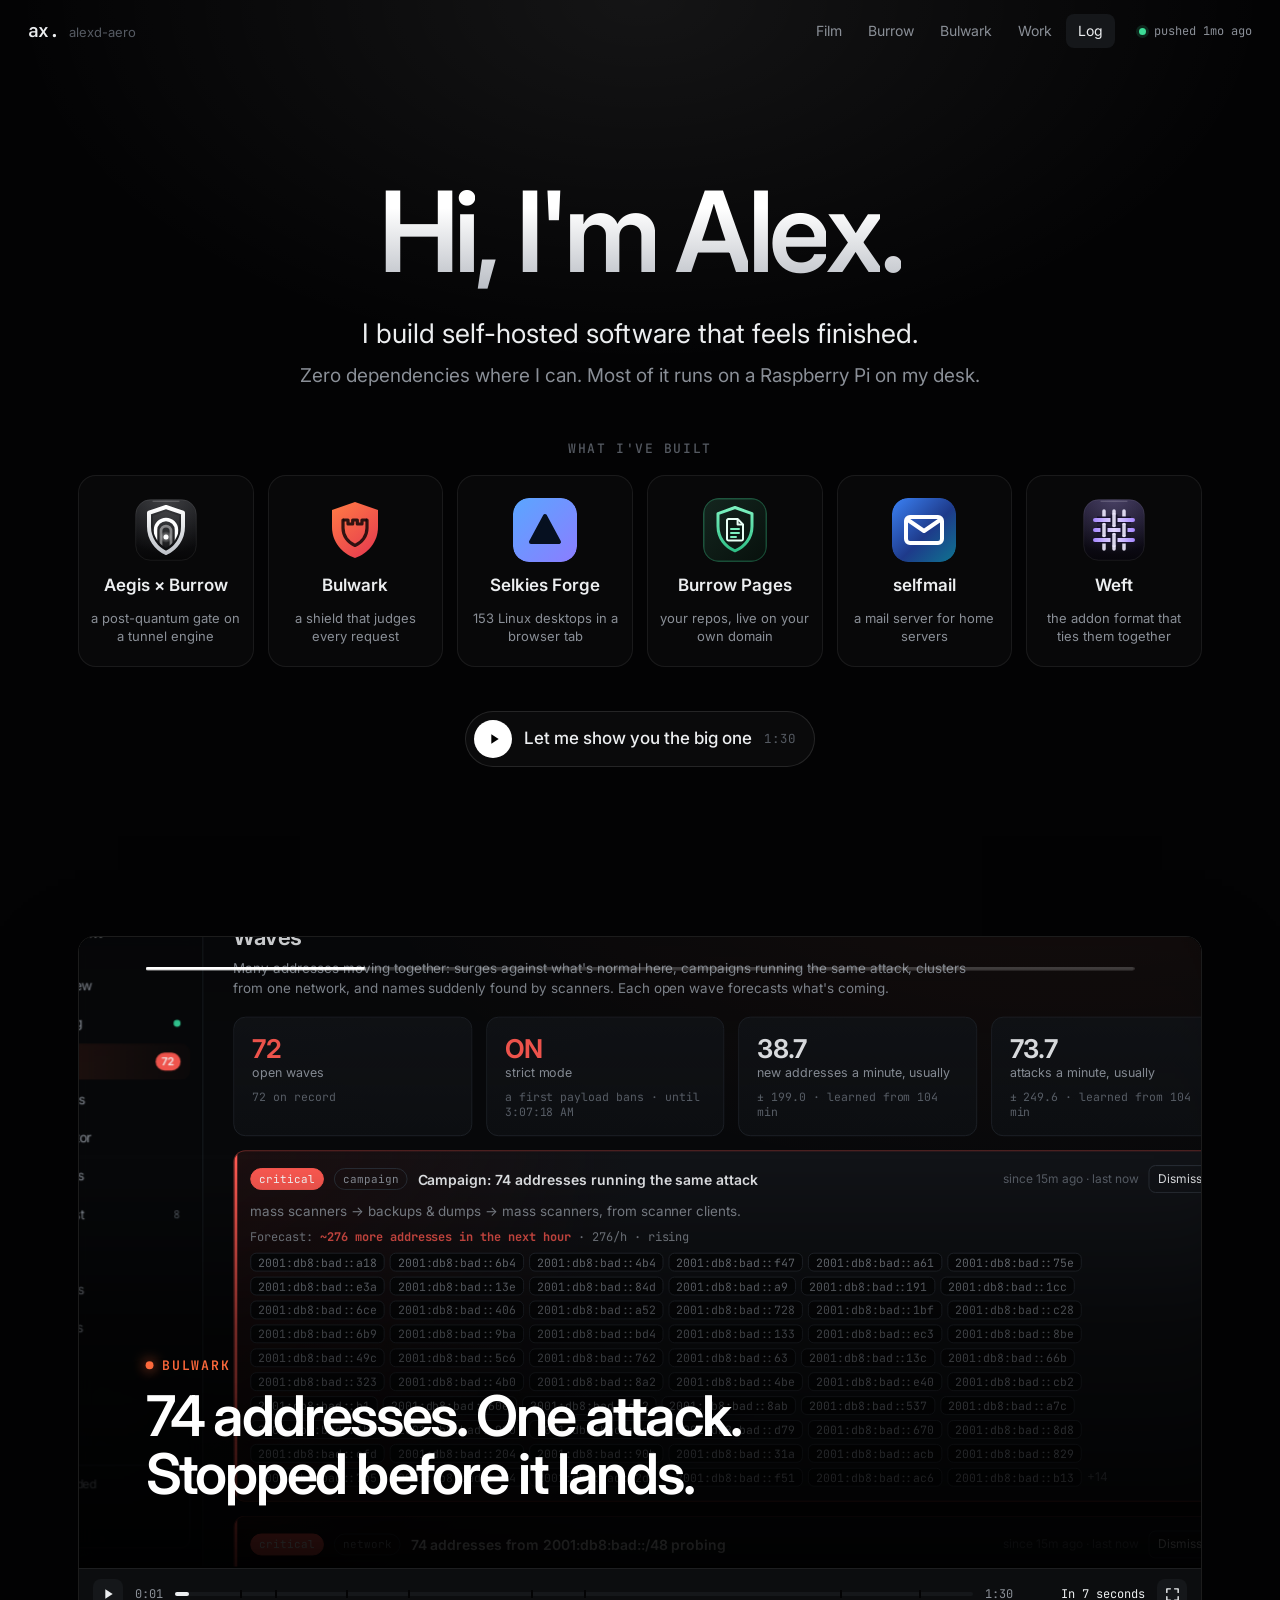
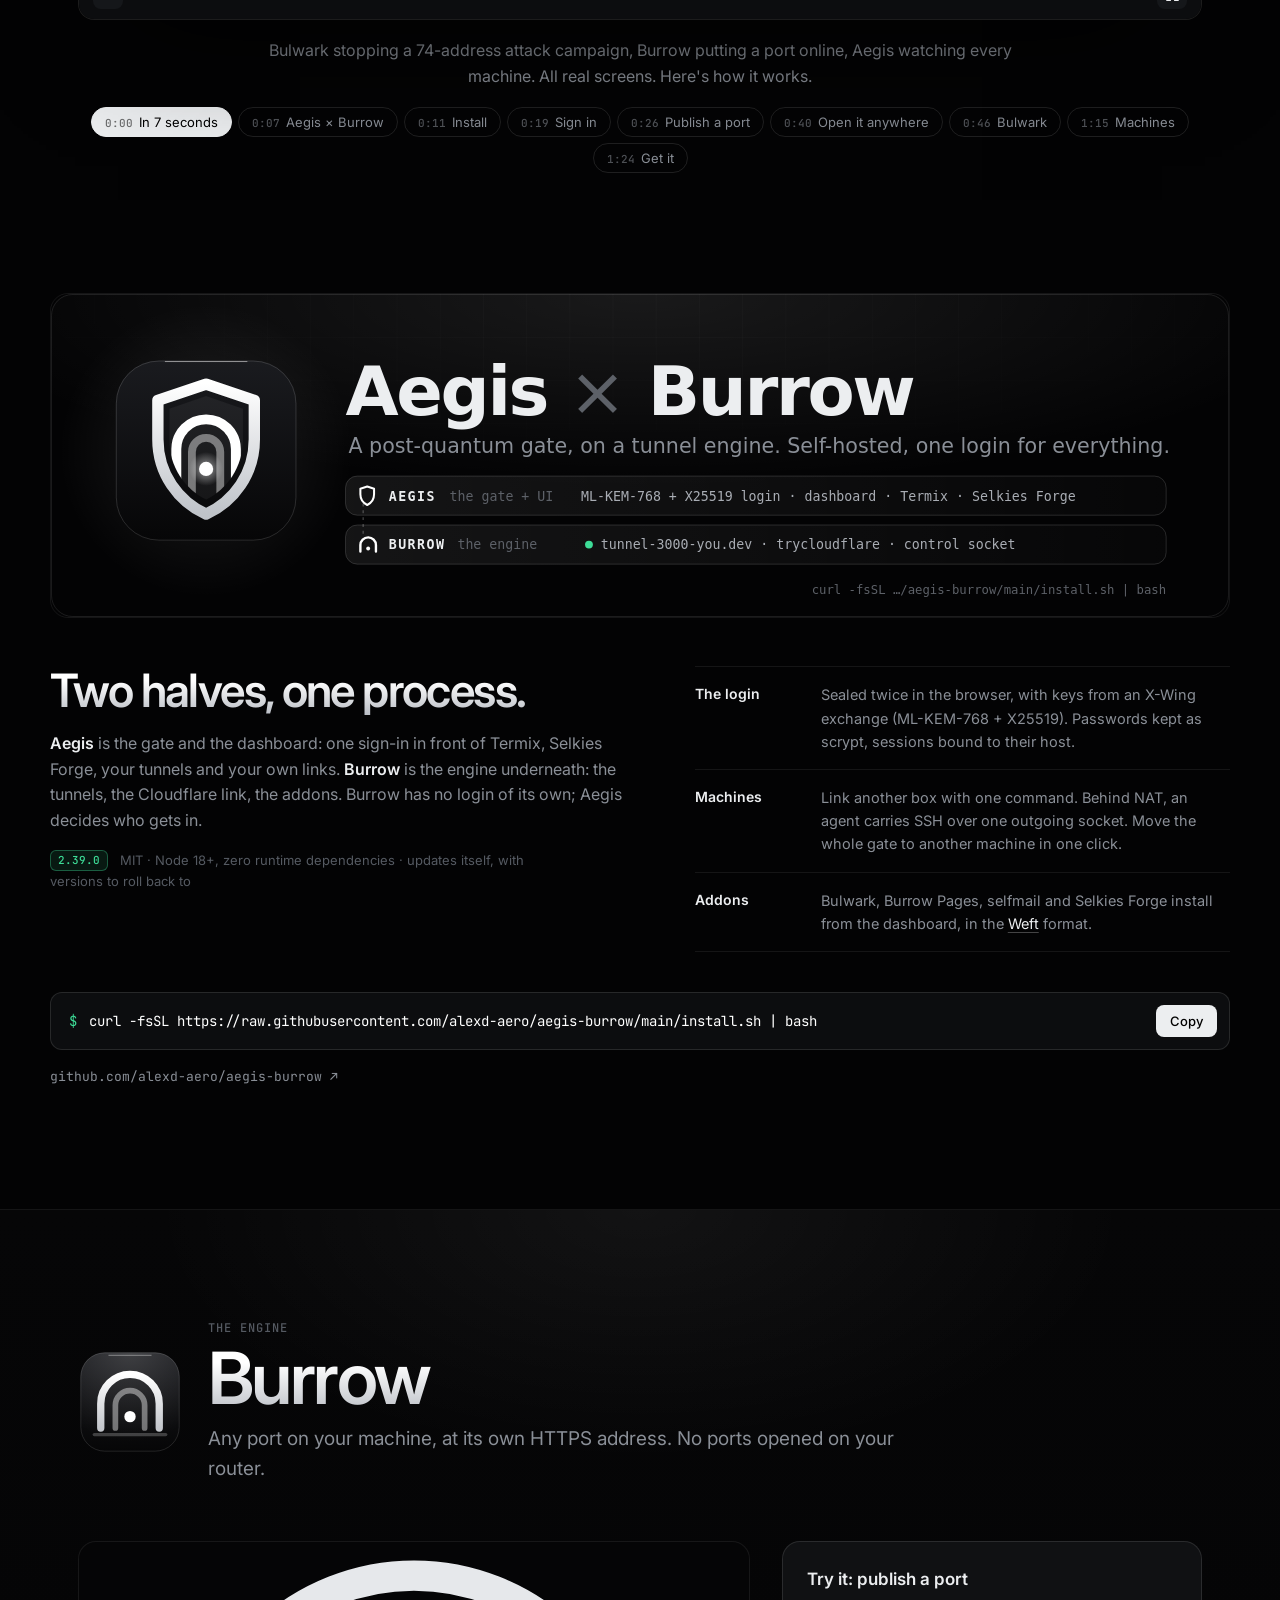
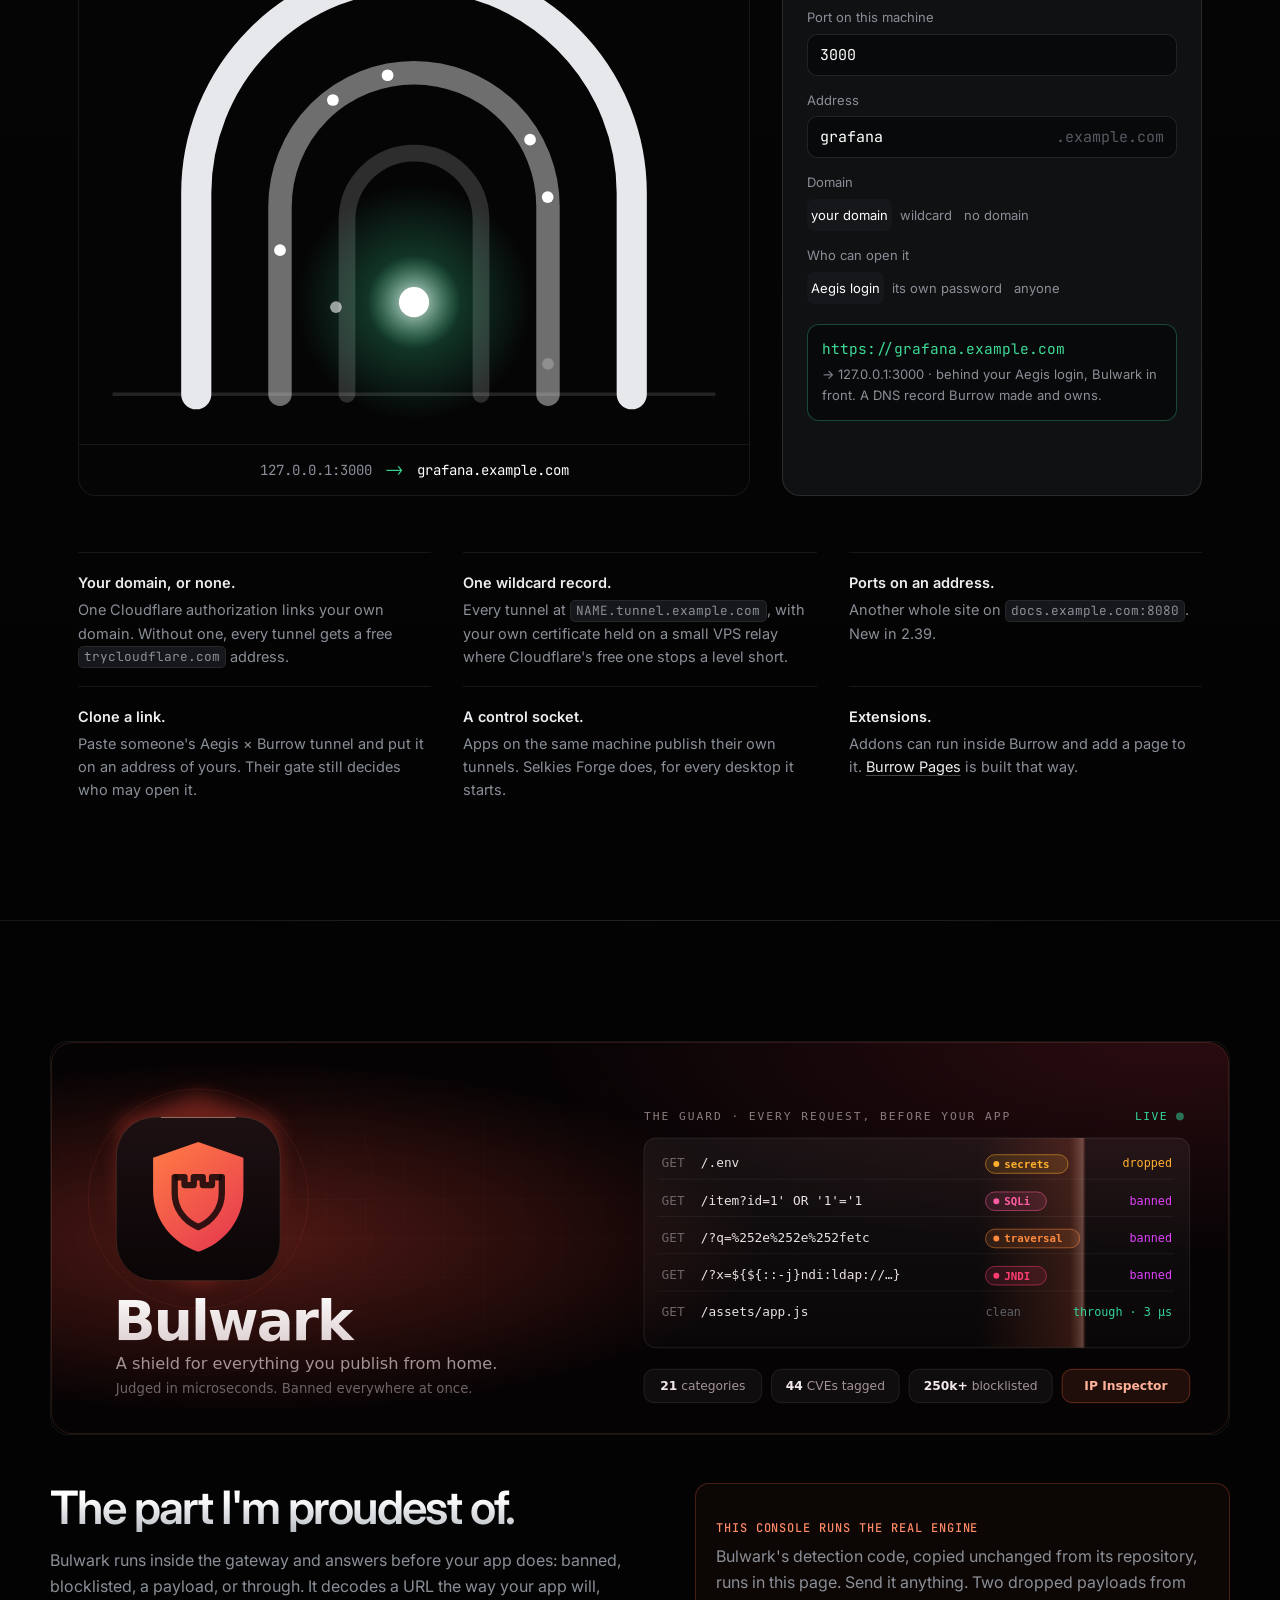
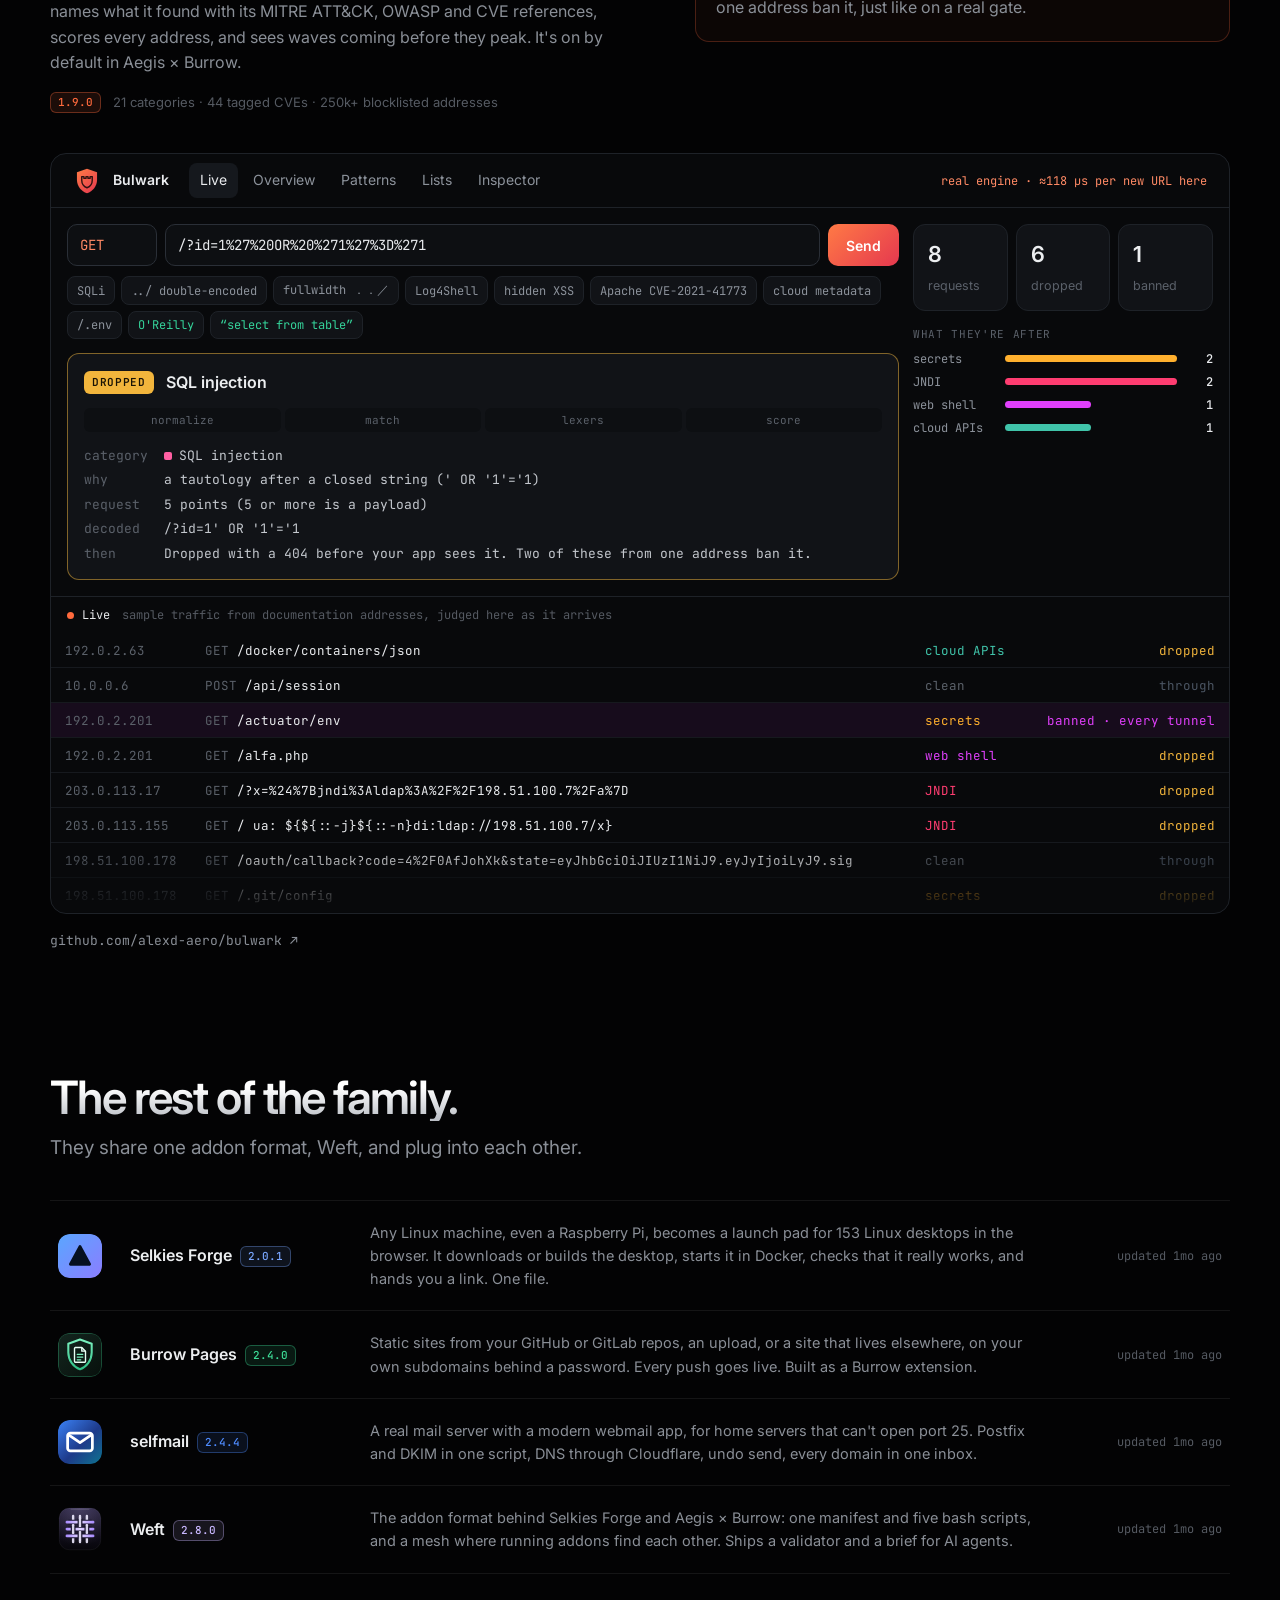
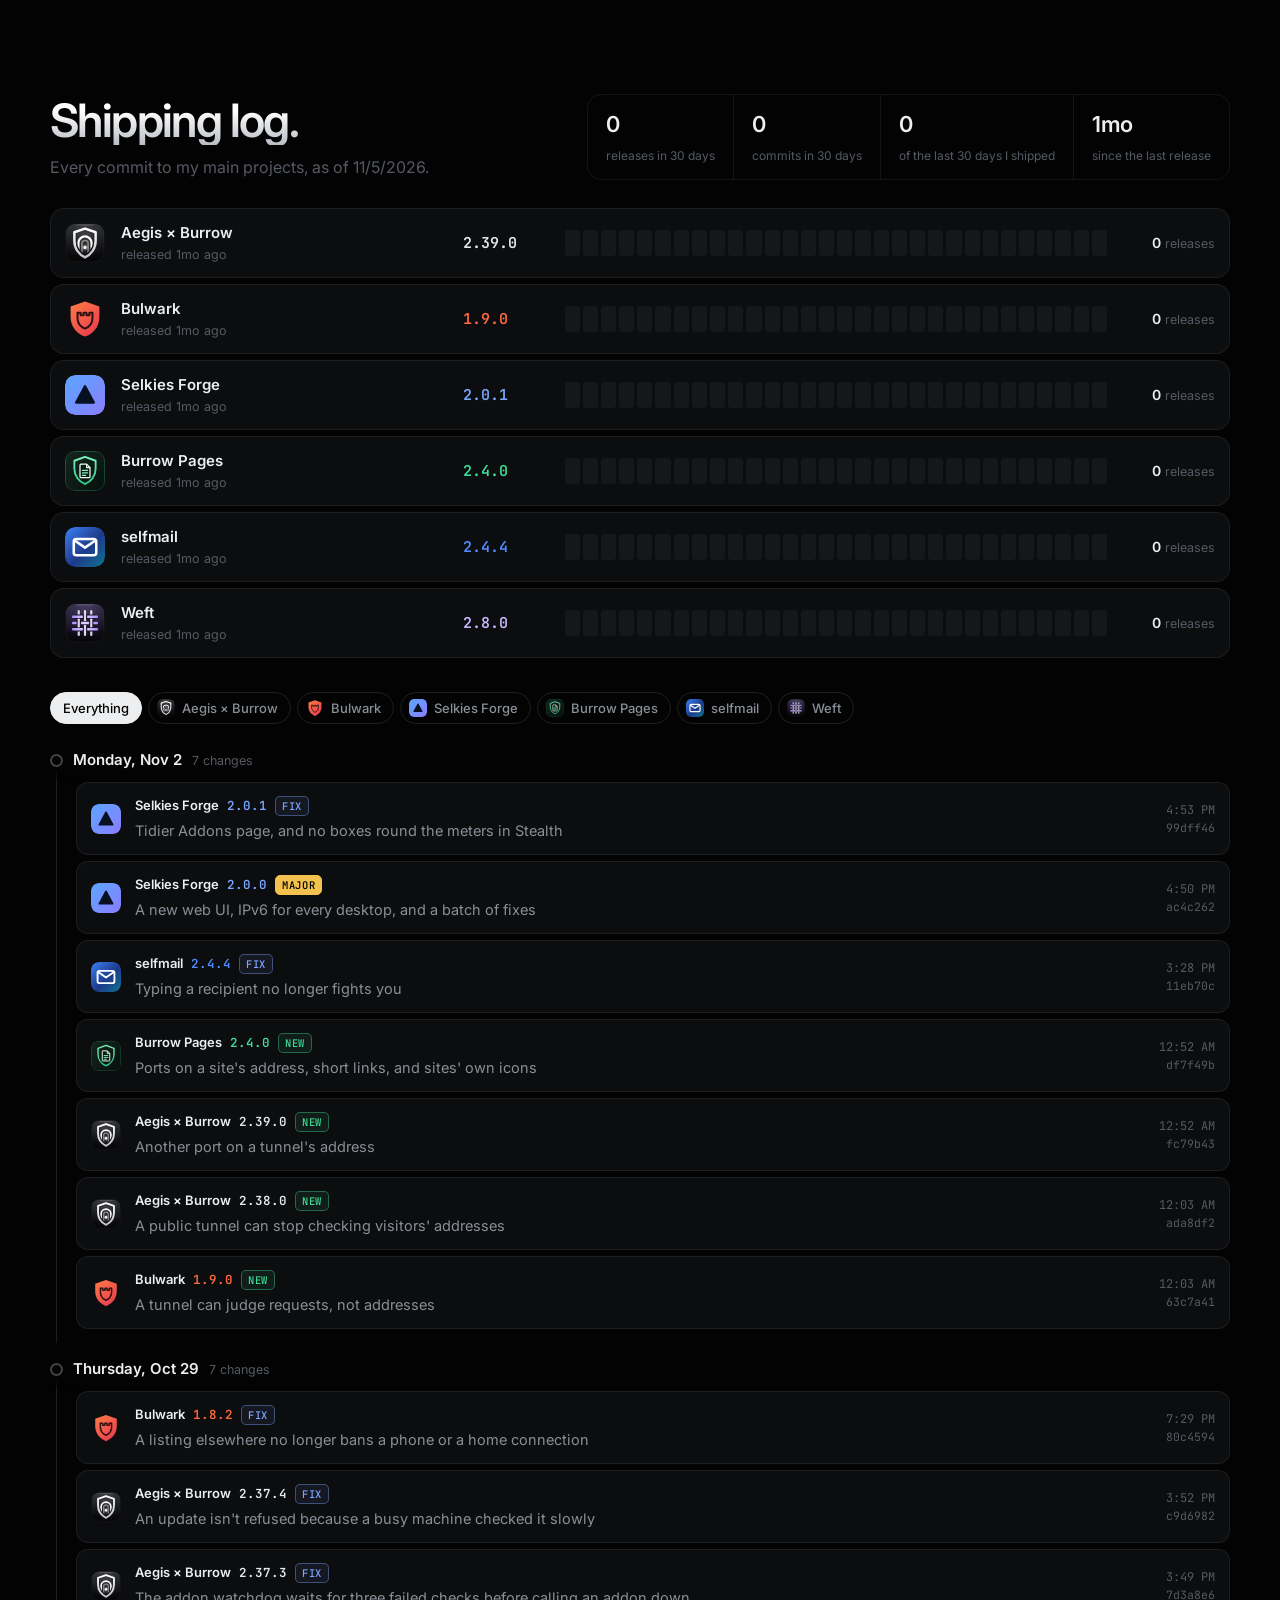
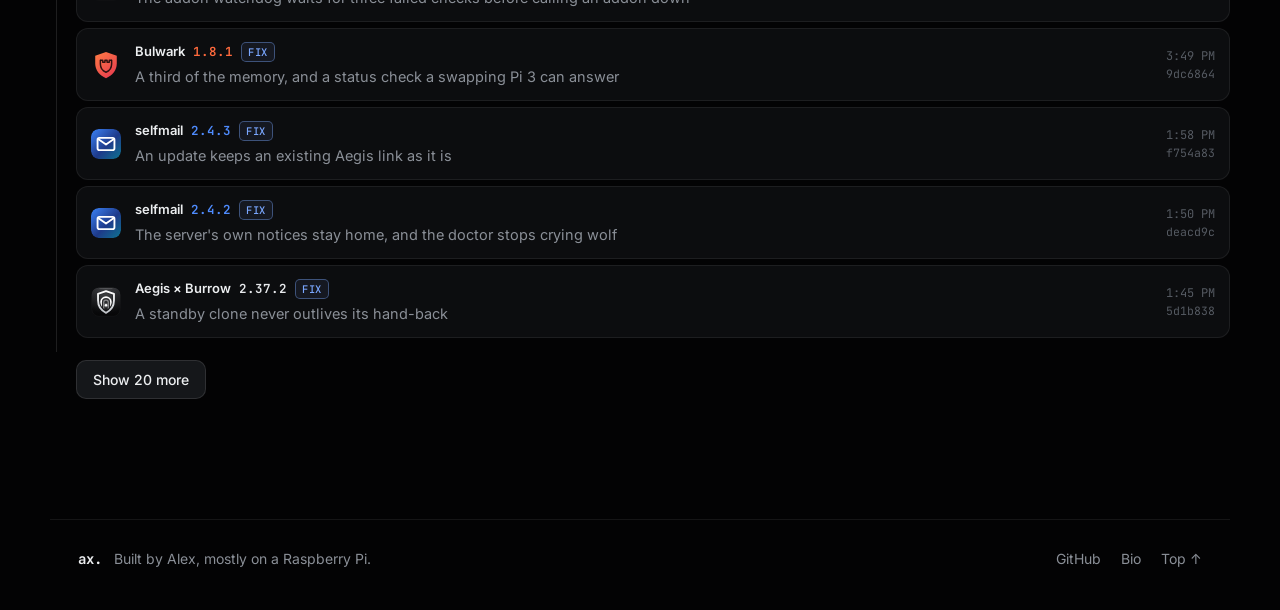
<file: index.html>
<!DOCTYPE html>
<html lang="en">
<head>
  <meta charset="UTF-8">
  <meta name="viewport" content="width=device-width, initial-scale=1">
  <title>Alex · Aegis × Burrow, Bulwark and the rest</title>
  <meta name="description" content="Alex (alexd-aero) builds self-hosted infrastructure: Aegis × Burrow, Bulwark, Selkies Forge, Weft and more.">
  <meta name="theme-color" content="#030304">
  <meta property="og:title" content="Alex · Aegis × Burrow, Bulwark and the rest">
  <meta property="og:description" content="A post-quantum gate on a tunnel engine, a shield that judges every request in microseconds, and the rest of a self-hosted stack.">
  <meta property="og:url" content="https://alex-aero.com/">
  <link rel="icon" href="assets/brand/aegis-burrow.svg" type="image/svg+xml">
  <link rel="preconnect" href="https://fonts.googleapis.com">
  <link rel="preconnect" href="https://fonts.gstatic.com" crossorigin>
  <link href="https://fonts.googleapis.com/css2?family=Inter:wght@400;500;600;700&family=JetBrains+Mono:wght@400;500&display=swap" rel="stylesheet">
  <script>
    // hide the hello before the first paint, so it never flashes finished before it plays
    try { if (!matchMedia("(prefers-reduced-motion: reduce)").matches && !location.hash) { document.documentElement.classList.add("hl-wait"); setTimeout(() => document.documentElement.classList.remove("hl-wait"), 4000); } } catch {}
  </script>
  <style>
    /* before anything else loads: a black page, and the hello hidden until it plays */
    html { background: #030304; }
    html.hl-wait .hl-t, html.hl-wait .hl-sub, html.hl-wait .hl-k, html.hl-wait .hl-p, html.hl-wait .hl-go { opacity: 0; }
  </style>
  <link rel="stylesheet" href="assets/site.css?v=4.3.0">
  <script type="module" src="assets/site.js?v=4.3.0"></script>
</head>
<body>
  <header class="nav" id="nav">
    <a class="me" href="#top"><b>ax.</b><span>alexd-aero</span></a>
    <nav aria-label="Sections">
      <a href="#film">Film</a>
      <a href="#burrow">Burrow</a>
      <a href="#bulwark">Bulwark</a>
      <a href="#work">Work</a>
      <a href="#log">Log</a>
    </nav>
    <a class="live" href="#log" title="The newest push to any of my main projects"><i></i><span id="nav-live">shipping</span></a>
    <button class="menu-btn" id="menu-btn" type="button" aria-label="Menu" aria-expanded="false" aria-controls="menu"><i></i><i></i></button>
  </header>
  <div class="menu" id="menu" hidden>
    <nav aria-label="Sections">
      <a href="#film"><b>Film</b><span>Aegis × Burrow and Bulwark at work</span></a>
      <a href="#aegis"><b>Aegis × Burrow</b><span>the gate and the tunnels</span></a>
      <a href="#burrow"><b>Burrow</b><span>try publishing a port</span></a>
      <a href="#bulwark"><b>Bulwark</b><span>try to get banned</span></a>
      <a href="#work"><b>The rest of the family</b><span>Selkies Forge, Burrow Pages, selfmail, Weft</span></a>
      <a href="#log"><b>Shipping log</b><span>what I shipped, live</span></a>
    </nav>
    <p><a href="https://github.com/alexd-aero" target="_blank" rel="noopener">github.com/alexd-aero ↗</a></p>
  </div>

  <main id="top">
    <!-- intro + film -->
    <section class="hello" id="hello">
      <div class="wrap hello-in">
        <h1 class="hl-hi" aria-label="Hi, I'm Alex."><span class="hl-t" aria-hidden="true">Hi, I'm Alex.</span></h1>
        <p class="hl-sub">I build self-hosted software that feels finished.<br><span>Zero dependencies where I can. Most of it runs on a Raspberry Pi on my desk.</span></p>
        <p class="hl-k">what I've built</p>
        <div class="hl-fam">
          <a class="hl-p" href="#aegis"><img src="assets/brand/aegis-burrow.svg" alt=""><b>Aegis × Burrow</b><span>a post-quantum gate on a tunnel engine</span></a>
          <a class="hl-p" href="#bulwark"><img src="assets/brand/bulwark.svg" alt=""><b>Bulwark</b><span>a shield that judges every request</span></a>
          <a class="hl-p" href="#work"><img src="assets/brand/forge.svg" alt=""><b>Selkies Forge</b><span>153 Linux desktops in a browser tab</span></a>
          <a class="hl-p" href="#work"><img src="assets/brand/burrow-pages.svg" alt=""><b>Burrow Pages</b><span>your repos, live on your own domain</span></a>
          <a class="hl-p" href="#work"><img src="assets/brand/selfmail.svg" alt=""><b>selfmail</b><span>a mail server for home servers</span></a>
          <a class="hl-p" href="#work"><img src="assets/brand/weft.svg" alt=""><b>Weft</b><span>the addon format that ties them together</span></a>
        </div>
        <a class="hl-go" href="#film"><span class="hl-play"><svg viewBox="0 0 24 24"><path d="M8 5v14l11-7z"/></svg></span><span>Let me show you the big one</span><em id="hl-len">1:30</em></a>
      </div>
    </section>

    <section class="film-sec wrap" id="film" aria-label="The Aegis × Burrow film">
      <div class="player" id="player" tabindex="0"></div>
      <p class="caption" id="caption" aria-live="polite"></p>
      <ol class="chapters" id="chapters"></ol>
    </section>

    <!-- aegis × burrow -->
    <section class="sec wrap" id="aegis">
      <img class="banner" src="assets/brand/aegis-burrow-banner.svg" alt="Aegis × Burrow: a post-quantum gate, on a tunnel engine. Aegis is the gate and the UI; Burrow is the engine.">
      <div class="split">
        <div>
          <h2>Two halves, one process.</h2>
          <p><b>Aegis</b> is the gate and the dashboard: one sign-in in front of Termix, Selkies Forge,
            your tunnels and your own links. <b>Burrow</b> is the engine underneath: the tunnels, the
            Cloudflare link, the addons. Burrow has no login of its own; Aegis decides who gets in.</p>
          <p class="meta"><span class="ver" data-ver="aegis-burrow">2.39.0</span> MIT · Node 18+, zero runtime dependencies · updates itself, with versions to roll back to</p>
        </div>
        <dl class="facts">
          <div><dt>The login</dt><dd>Sealed twice in the browser, with keys from an X-Wing exchange (ML-KEM-768 + X25519). Passwords kept as scrypt, sessions bound to their host.</dd></div>
          <div><dt>Machines</dt><dd>Link another box with one command. Behind NAT, an agent carries SSH over one outgoing socket. Move the whole gate to another machine in one click.</dd></div>
          <div><dt>Addons</dt><dd>Bulwark, Burrow Pages, selfmail and Selkies Forge install from the dashboard, in the <a href="https://github.com/alexd-aero/weft">Weft</a> format.</dd></div>
        </dl>
      </div>
      <div class="cmd"><span>$</span><code id="install-cmd">curl -fsSL https://raw.githubusercontent.com/alexd-aero/aegis-burrow/main/install.sh | bash</code><button class="copy" data-copy="install-cmd" type="button">Copy</button></div>
      <a class="repo" href="https://github.com/alexd-aero/aegis-burrow" target="_blank" rel="noopener">github.com/alexd-aero/aegis-burrow ↗</a>
    </section>

    <!-- burrow -->
    <section class="sec burrow" id="burrow">
      <div class="wrap">
        <div class="burrow-head">
          <img src="assets/brand/burrow.svg" alt="">
          <div>
            <p class="kicker">The engine</p>
            <h2>Burrow</h2>
            <p class="lede">Any port on your machine, at its own HTTPS address. No ports opened on your router.</p>
          </div>
        </div>

        <div class="burrow-grid">
          <div class="tunnel-art" aria-hidden="true">
            <svg viewBox="0 0 400 300" id="tunnel-svg">
              <defs>
                <radialGradient id="bu-light"><stop offset="0" stop-color="#fff" stop-opacity=".9"/><stop offset=".4" stop-color="#3ddc97" stop-opacity=".22"/><stop offset="1" stop-color="#3ddc97" stop-opacity="0"/></radialGradient>
              </defs>
              <path d="M20 270h360" stroke="#fff" stroke-opacity=".12" stroke-width="2"/>
              <path class="arch a1" d="M70 270V150a130 130 0 0 1 260 0v120"/>
              <path class="arch a2" d="M120 270V158a80 80 0 0 1 160 0v112"/>
              <path class="arch a3" d="M160 270V166a40 40 0 0 1 80 0v104"/>
              <circle cx="200" cy="215" r="70" fill="url(#bu-light)" class="glow"/>
              <circle cx="200" cy="215" r="9" fill="#fff"/>
              <g id="tunnel-pk"></g>
            </svg>
            <div class="out-label"><span id="out-port">127.0.0.1:3000</span><i>⟶</i><span id="out-url">grafana.example.com</span></div>
          </div>

          <form class="builder" id="builder" autocomplete="off" onsubmit="return false">
            <p class="b-title">Try it: publish a port</p>
            <label for="b-port">Port on this machine</label>
            <input id="b-port" inputmode="numeric" value="3000" maxlength="5">
            <label for="b-name">Address</label>
            <div class="addr"><input id="b-name" value="grafana" maxlength="30" spellcheck="false"><span id="b-zone">.example.com</span></div>
            <label>Domain</label>
            <div class="seg" id="b-mode">
              <button type="button" data-m="own" class="on">your domain</button>
              <button type="button" data-m="wild">wildcard</button>
              <button type="button" data-m="quick">no domain</button>
            </div>
            <label>Who can open it</label>
            <div class="seg" id="b-who">
              <button type="button" data-w="login" class="on">Aegis login</button>
              <button type="button" data-w="pass">its own password</button>
              <button type="button" data-w="anyone">anyone</button>
            </div>
            <div class="b-out">
              <code id="b-url">https://grafana.example.com</code>
              <span id="b-note"></span>
            </div>
          </form>
        </div>

        <ul class="burrow-list">
          <li><b>Your domain, or none.</b> One Cloudflare authorization links your own domain. Without one, every tunnel gets a free <code>trycloudflare.com</code> address.</li>
          <li><b>One wildcard record.</b> Every tunnel at <code>NAME.tunnel.example.com</code>, with your own certificate held on a small VPS relay where Cloudflare's free one stops a level short.</li>
          <li><b>Ports on an address.</b> Another whole site on <code>docs.example.com:8080</code>. New in 2.39.</li>
          <li><b>Clone a link.</b> Paste someone's Aegis × Burrow tunnel and put it on an address of yours. Their gate still decides who may open it.</li>
          <li><b>A control socket.</b> Apps on the same machine publish their own tunnels. Selkies Forge does, for every desktop it starts.</li>
          <li><b>Extensions.</b> Addons can run inside Burrow and add a page to it. <a href="https://github.com/alexd-aero/burrow-pages">Burrow Pages</a> is built that way.</li>
        </ul>
      </div>
    </section>

    <!-- bulwark -->
    <section class="sec wrap" id="bulwark">
      <img class="banner" src="assets/brand/bulwark-banner.svg" alt="Bulwark: a shield for everything you publish from home. Judged in microseconds, banned everywhere at once.">
      <div class="split">
        <div>
          <h2>The part I'm proudest of.</h2>
          <p>Bulwark runs inside the gateway and answers before your app does: banned, blocklisted, a
            payload, or through. It decodes a URL the way your app will, names what it found with its
            MITRE ATT&amp;CK, OWASP and CVE references, scores every address, and sees waves coming
            before they peak. It's on by default in Aegis × Burrow.</p>
          <p class="meta"><span class="ver" data-ver="bulwark" style="--c:#ff6a3d">1.9.0</span> 21 categories · 44 tagged CVEs · 250k+ blocklisted addresses</p>
        </div>
        <div class="bw-how">
          <p class="kicker">This console runs the real engine</p>
          <p>Bulwark's detection code, copied unchanged from its repository, runs in this page.
            Send it anything. Two dropped payloads from one address ban it, just like on a real gate.</p>
        </div>
      </div>

      <div class="bwc" id="bwc">
        <div class="bwc-top">
          <img src="assets/brand/bulwark.svg" alt=""><b>Bulwark</b>
          <span class="on">Live</span><span>Overview</span><span>Patterns</span><span>Lists</span><span>Inspector</span>
          <em id="bw-engine">loading the engine…</em>
        </div>
        <div class="bwc-grid">
          <div class="bwc-main">
            <form class="probe" id="probe" autocomplete="off">
              <select id="probe-method" aria-label="Method"><option>GET</option><option>POST</option><option>PUT</option><option>TRACE</option><option>PROPFIND</option></select>
              <input id="probe-path" spellcheck="false" aria-label="Request path and query" value="/?id=1%27%20OR%20%271%27%3D%271">
              <button type="submit">Send</button>
            </form>
            <div class="chips" id="chips"></div>
            <div class="verdict" id="verdict" aria-live="polite">
              <div class="v-top"><span class="v-badge" id="v-badge">…</span><span class="v-name" id="v-name"></span></div>
              <div class="steps" id="steps"><span>normalize</span><span>match</span><span>lexers</span><span>score</span></div>
              <dl class="v-facts" id="v-facts"></dl>
            </div>
          </div>
          <aside class="bwc-side">
            <div class="kpis"><div><b id="k-req">0</b><span>requests</span></div><div><b id="k-drop">0</b><span>dropped</span></div><div><b id="k-ban">0</b><span>banned</span></div></div>
            <p class="side-k">what they're after</p>
            <div class="cats" id="cats"></div>
          </aside>
        </div>
        <div class="feed-head"><span><i></i>Live</span><span class="dim">sample traffic from documentation addresses, judged here as it arrives</span></div>
        <div class="feed" id="feed"></div>
      </div>
      <a class="repo" href="https://github.com/alexd-aero/bulwark" target="_blank" rel="noopener">github.com/alexd-aero/bulwark ↗</a>
    </section>

    <!-- work -->
    <section class="sec wrap" id="work">
      <h2>The rest of the family.</h2>
      <p class="lede narrow">They share one addon format, Weft, and plug into each other.</p>
      <div class="work" id="work-list"></div>
    </section>

    <!-- log -->
    <section class="sec wrap" id="log">
      <div class="log-head">
        <div><h2>Shipping log.</h2><p class="dim" id="log-src">Every commit to my main projects.</p></div>
        <div class="log-stats" id="log-stats"></div>
      </div>
      <div class="board" id="board" aria-label="Each project: its latest release and the last 30 days"></div>
      <div class="log-filter" id="log-filter" aria-label="Show"></div>
      <ol class="timeline" id="timeline"></ol>
      <button class="log-more" id="log-more" type="button" hidden>Show more</button>
    </section>
  </main>

  <footer class="foot wrap">
    <span><b>ax.</b> Built by Alex, mostly on a Raspberry Pi.</span>
    <nav><a href="https://github.com/alexd-aero" target="_blank" rel="noopener">GitHub</a><a href="https://alexdatskov.bsite.net/" target="_blank" rel="noopener">Bio</a><a href="#top">Top ↑</a></nav>
  </footer>
</body>
</html>
</file>
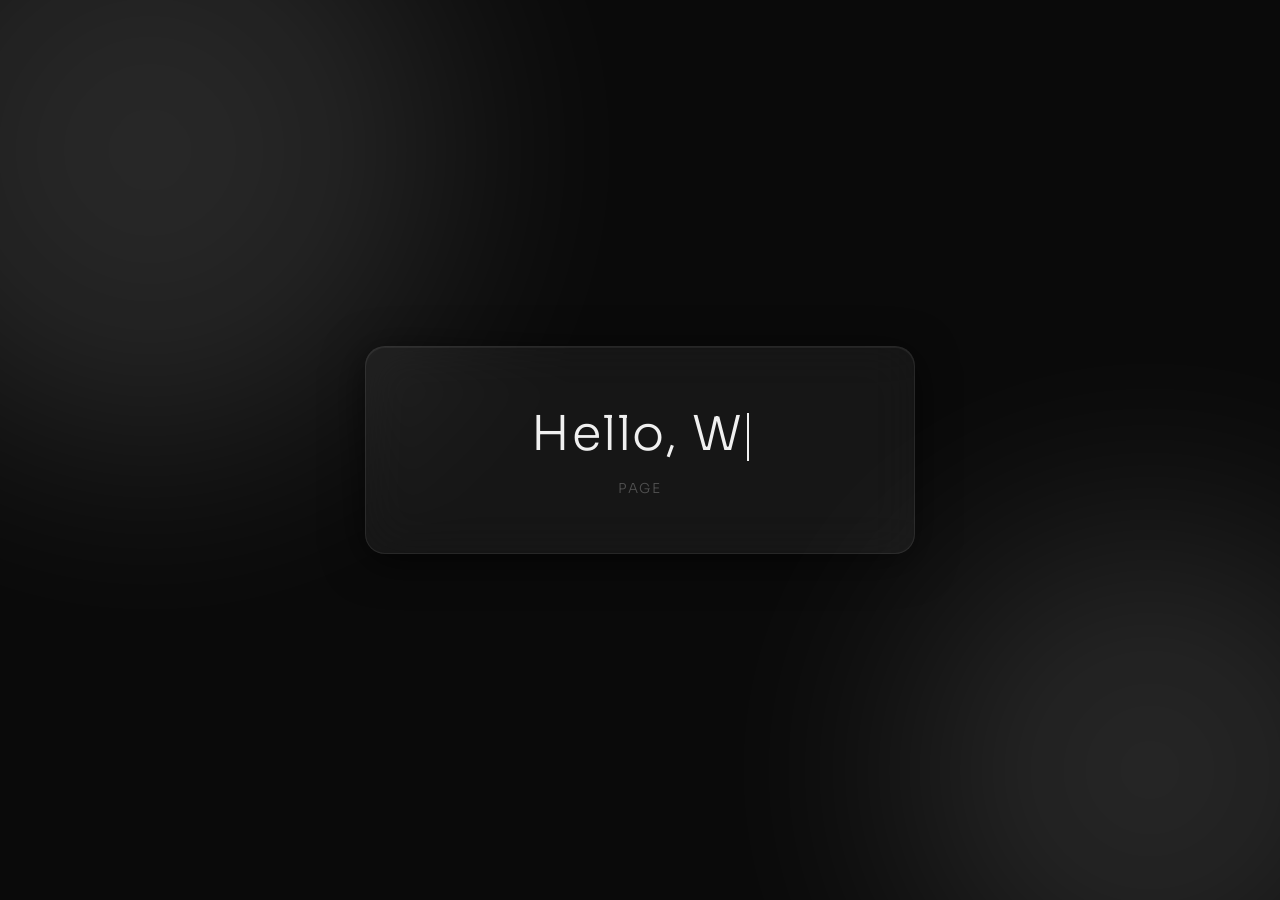
<file: test/index.html>
<!DOCTYPE html>
<html lang="en">
<head>
  <meta charset="UTF-8" />
  <meta name="viewport" content="width=device-width, initial-scale=1.0" />
  <title>Hello World</title>
  <link href="https://fonts.googleapis.com/css2?family=Sora:wght@300;400&display=swap" rel="stylesheet" />
  <style>
    * { margin: 0; padding: 0; box-sizing: border-box; }
    body {
      min-height: 100vh;
      display: flex;
      align-items: center;
      justify-content: center;
      font-family: 'Sora', sans-serif;
      background: 
#0a0a0a;
      overflow: hidden;
    }
    /* very subtle dark glow blobs */
    body::before, body::after {
      content: '';
      position: fixed;
      border-radius: 50%;
      filter: blur(120px);
      opacity: 0.12;
      pointer-events: none;
    }
    body::before {
      width: 600px; height: 600px;
      background: 
#ffffff;
      top: -150px; left: -150px;
    }
    body::after {
      width: 500px; height: 500px;
      background: 
#ffffff;
      bottom: -120px; right: -120px;
    }
    .card {
      background: rgba(255, 255, 255, 0.05);
      border: 1px solid rgba(255, 255, 255, 0.08);
      border-radius: 20px;
      backdrop-filter: blur(24px);
      -webkit-backdrop-filter: blur(24px);
      box-shadow: 0 8px 40px rgba(0,0,0,0.6), inset 0 1px 0 rgba(255,255,255,0.06);
      padding: 3.5rem 4rem;
      text-align: center;
    }
    h1 {
      font-size: 3rem;
      font-weight: 300;
      color: 
#f0f0f0;
      letter-spacing: 0.04em;
      min-height: 1.2em;
      min-width: 12ch;
    }
    .cursor {
      display: inline-block;
      width: 2px;
      height: 1em;
      background: 
#f0f0f0;
      vertical-align: middle;
      margin-left: 3px;
      animation: blink 0.8s step-end infinite;
    }
    @keyframes blink { 50% { opacity: 0; } }
    p {
      margin-top: 1rem;
      font-size: 0.85rem;
      font-weight: 300;
      color: rgba(255,255,255,0.25);
      letter-spacing: 0.14em;
      text-transform: uppercase;
    }
  </style>
</head>
<body>
  <div class="card">
    <h1 id="title"><span class="cursor"></span></h1>
    <p>page</p>
  </div>
  <script>
    const text = 'Hello, World.';
    const el = document.getElementById('title');
    let i = 0;
    let deleting = false;
    function render(str) {
      el.textContent = str;
      const cur = document.createElement('span');
      cur.className = 'cursor';
      el.appendChild(cur);
    }
    function tick() {
      if (!deleting) {
        // typing
        if (i < text.length) {
          render(text.slice(0, ++i));
          setTimeout(tick, 90);
        } else {
          // pause then start deleting
          setTimeout(() => { deleting = true; tick(); }, 1800);
        }
      } else {
        // deleting
        if (i > 0) {
          render(text.slice(0, --i));
          setTimeout(tick, 55);
        } else {
          // pause then start typing again
          deleting = false;
          setTimeout(tick, 600);
        }
      }
    }
    setTimeout(tick, 400);
  </script>
</body>
</html>
</file>
<file: assets/site.css>
/* alex-aero.com — v4. Same tokens as the Aegis dashboard. */
:root {
  --bg: #030304;
  --card: #0c0d0f;
  --card-2: #101113;
  --raise: #15171a;
  --field: #08090a;
  --line: rgba(255, 255, 255, .07);
  --line-2: rgba(255, 255, 255, .11);
  --line-hi: rgba(255, 255, 255, .26);
  --text: #eceef0;
  --muted: #8a8f97;
  --faint: #555a62;
  --ok: #3ddc97;
  --warn: #f2c14e;
  --err: #ff5a52;
  --bw: #ff6a3d;
  --bw-2: #e5384f;
  --sans: "Inter", ui-sans-serif, system-ui, -apple-system, "Segoe UI", sans-serif;
  --mono: "JetBrains Mono", ui-monospace, "SF Mono", Menlo, Consolas, monospace;
  --ease: cubic-bezier(.22, 1, .36, 1);
  color-scheme: dark;
}
*, *::before, *::after { box-sizing: border-box; margin: 0; padding: 0; }
html { scroll-behavior: smooth; scroll-padding-top: 72px; -webkit-text-size-adjust: 100%; }
body { background: var(--bg); color: var(--text); font: 400 16px/1.6 var(--sans); -webkit-font-smoothing: antialiased; overflow-x: hidden; }
body::before { content: ""; position: fixed; inset: 0; z-index: -1; pointer-events: none;
  background: radial-gradient(900px 500px at 50% -120px, rgba(255,255,255,.06), transparent 70%); }
a { color: inherit; }
code { font: .88em var(--mono); padding: .1em .4em; border-radius: 5px; background: var(--raise); border: 1px solid var(--line); white-space: nowrap; }
.wrap { width: 100%; max-width: 1180px; margin: 0 auto; padding: 0 28px; }
.dim { color: var(--faint); }
h1, h2 { font-weight: 600; letter-spacing: -.035em; line-height: 1.06;
  background: linear-gradient(180deg, #fff 30%, #b9bdc4); -webkit-background-clip: text; background-clip: text; color: transparent; }
h1 { font-size: clamp(34px, 4.4vw, 56px); max-width: 24ch; }
h2 { font-size: clamp(30px, 4vw, 46px); }
.lede { font-size: clamp(17px, 1.6vw, 19px); color: var(--muted); line-height: 1.6; max-width: 62ch; }
.lede.narrow { margin-top: 12px; }
.kicker { font: 500 12px var(--mono); letter-spacing: .08em; text-transform: uppercase; color: var(--faint); }
.ver { display: inline-block; font: 500 11px/1 var(--mono); padding: 4px 7px; border-radius: 6px; color: var(--c, var(--ok)); border: 1px solid color-mix(in srgb, var(--c, var(--ok)) 35%, transparent); background: color-mix(in srgb, var(--c, var(--ok)) 10%, transparent); margin-right: 8px; vertical-align: 1px; }

/* nav */
.nav { position: fixed; inset: 0 0 auto; z-index: 50; display: flex; align-items: center; gap: 24px; padding: 14px 28px; border-bottom: 1px solid transparent; transition: background .3s, border-color .3s; }
.nav.solid { background: rgba(3,3,4,.8); backdrop-filter: blur(16px); -webkit-backdrop-filter: blur(16px); border-color: var(--line); }
.me { display: flex; align-items: baseline; gap: 10px; text-decoration: none; }
.me b { font: 600 18px var(--mono); letter-spacing: -.04em; }
.me span { font-size: 13px; color: var(--faint); }
.nav nav { display: flex; gap: 2px; margin-left: auto; }
.nav nav a { font-size: 14px; color: var(--muted); text-decoration: none; padding: 6px 12px; border-radius: 8px; transition: color .2s, background .2s; }
.nav nav a:hover, .nav nav a.on { color: var(--text); background: var(--raise); }
.live { display: flex; align-items: center; gap: 8px; font: 12px var(--mono); color: var(--muted); text-decoration: none; white-space: nowrap; }
.live i, .feed-head i { width: 7px; height: 7px; border-radius: 50%; background: var(--ok); box-shadow: 0 0 0 3px rgba(61,220,151,.15); animation: beat 2s infinite; }
@keyframes beat { 50% { box-shadow: 0 0 0 6px rgba(61,220,151,0); } }

/* intro */
.intro { padding-top: 116px; }
.family { display: flex; gap: 10px; margin-bottom: 28px; }
.family img { width: 44px; height: 44px; border-radius: 12px; transition: transform .4s var(--ease); }
.family img:hover { transform: translateY(-4px); }
.intro .lede { margin-top: 18px; }

/* film player */
.film-sec { padding-top: 36px; }
.player { position: relative; border-radius: 16px; overflow: hidden; background: #000; border: 1px solid var(--line-2); box-shadow: 0 40px 120px -40px rgba(0,0,0,.9); outline: none; }
.player:focus-visible { box-shadow: 0 0 0 2px var(--ok); }
.screen { position: relative; aspect-ratio: 16 / 9; overflow: hidden; cursor: pointer; background: #030304; }
.stage { position: absolute; left: 0; top: 0; width: 1280px; height: 720px; transform-origin: 0 0; font-family: var(--sans); color: var(--text); overflow: hidden;
  background: radial-gradient(800px 400px at 50% -80px, rgba(255,255,255,.07), transparent 70%), #030304; }
.bigplay { position: absolute; left: 50%; top: 50%; width: 76px; height: 76px; margin: -38px 0 0 -38px; border-radius: 50%; border: 1px solid var(--line-hi); background: rgba(255,255,255,.92); color: #000; display: grid; place-items: center; cursor: pointer; transition: opacity .3s, transform .3s var(--ease); z-index: 5; }
.bigplay svg { width: 30px; height: 30px; fill: currentColor; margin-left: 4px; }
.bigplay:hover { transform: scale(1.06); }
.player.playing .bigplay, .player.started:not(.ended) .bigplay { opacity: 0; pointer-events: none; transform: scale(.9); }
.controls { display: flex; align-items: center; gap: 12px; padding: 10px 14px; background: var(--card); border-top: 1px solid var(--line); font: 12px var(--mono); color: var(--muted); }
.pp { width: 30px; height: 30px; border-radius: 8px; border: 0; background: var(--raise); color: var(--text); display: grid; place-items: center; cursor: pointer; flex: none; }
.pp:hover { background: #1d2024; }
.pp svg { width: 16px; height: 16px; fill: currentColor; }
.pp .i-pause, .pp .i-replay { display: none; }
.player.playing .pp .i-play { display: none; }
.player.playing .pp .i-pause { display: block; }
.player.ended .pp .i-play { display: none; }
.player.ended .pp .i-replay { display: block; }
.track { position: relative; flex: 1; height: 26px; display: flex; align-items: center; }
.track::before { content: ""; position: absolute; left: 0; right: 0; height: 4px; border-radius: 4px; background: var(--raise); }
.fill { position: absolute; left: 0; height: 4px; border-radius: 4px; background: var(--text); pointer-events: none; }
.tick { position: absolute; top: 50%; width: 2px; height: 8px; margin: -4px 0 0 -1px; background: var(--bg); pointer-events: none; }
.track input { position: absolute; inset: 0; width: 100%; opacity: 0; cursor: pointer; margin: 0; }
.chap { min-width: 120px; text-align: right; color: var(--text); white-space: nowrap; overflow: hidden; text-overflow: ellipsis; }
.caption { min-height: 3.4em; margin: 18px auto 0; max-width: 760px; text-align: center; color: var(--muted); font-size: 16px; }
.chapters { list-style: none; display: flex; flex-wrap: wrap; justify-content: center; gap: 6px; margin-top: 14px; }
.chapters button { font: 13px var(--sans); color: var(--muted); background: transparent; border: 1px solid var(--line-2); border-radius: 99px; padding: 6px 13px; cursor: pointer; transition: color .2s, border-color .2s, background .2s; }
.chapters button:hover { color: var(--text); border-color: var(--line-hi); }
.chapters button.on { color: #000; background: var(--text); border-color: var(--text); }
.chapters b { font: 500 11px var(--mono); opacity: .55; margin-right: 6px; }

/* ── inside the film (stage pixels) ── */
.sc { position: absolute; inset: 0; visibility: hidden; }
.mono { font-family: var(--mono); }
.f-win, .f-term { position: absolute; left: 90px; top: 40px; width: 1100px; height: 640px; border-radius: 14px; background: #030304; border: 1px solid var(--line-2); box-shadow: 0 30px 80px rgba(0,0,0,.7); overflow: hidden; }
.f-bar { position: relative; height: 40px; display: flex; align-items: center; gap: 7px; padding: 0 14px; background: #0c0d0f; border-bottom: 1px solid var(--line); }
.f-bar > i { width: 11px; height: 11px; border-radius: 50%; background: #2a2c30; }
.f-url { position: absolute; left: 50%; transform: translateX(-50%); display: flex; align-items: center; gap: 7px; height: 26px; padding: 0 14px; border-radius: 7px; background: #15171a; font: 13px var(--sans); color: var(--muted); min-width: 380px; justify-content: center; }
.f-url svg { width: 12px; height: 12px; fill: none; stroke: var(--ok); stroke-width: 1.6; }
.f-body { position: absolute; inset: 40px 0 0; }
.f-cursor { position: absolute; left: 0; top: 0; z-index: 20; pointer-events: none; will-change: transform; }
.f-cursor svg { width: 26px; height: 26px; fill: #fff; stroke: #000; stroke-width: 1.3; filter: drop-shadow(0 3px 6px rgba(0,0,0,.6)); }
.f-cursor i { position: absolute; left: 4px; top: 3px; width: 44px; height: 44px; border-radius: 50%; border: 2px solid #fff; opacity: 0; }

/* title */
.f-title, .f-end { position: absolute; inset: 0; display: flex; flex-direction: column; align-items: center; justify-content: center; text-align: center; }
.t-logo { width: 170px; height: 170px; }
.t-shield, .t-arch1, .t-arch2 { stroke-dasharray: 1; }
.t-name, .f-end h2 { margin-top: 30px; font: 600 68px/1 var(--sans); letter-spacing: -.04em; background: linear-gradient(180deg, #fff 30%, #b9bdc4); -webkit-background-clip: text; background-clip: text; color: transparent; }
.t-name span, .f-end h2 span { color: #5d6168; -webkit-text-fill-color: #5d6168; font-weight: 400; }
.t-tag { margin-top: 16px; font-size: 24px; color: var(--muted); }
.t-by { margin-top: 60px; font: 14px var(--mono); color: var(--faint); }

/* terminal */
.f-term { left: 170px; top: 70px; width: 940px; height: 580px; background: #050506; }
.f-term .f-url { background: none; min-width: 0; }
.term { padding: 26px 30px; font: 17px/1.62 var(--mono); color: #c9ccd1; white-space: pre-wrap; }
.term .p { color: var(--ok); }
.term .tcmd { color: #fff; }
.term .caret { display: inline-block; width: 10px; height: 20px; background: #fff; vertical-align: -3px; }
.term b { color: #fff; font-weight: 500; }
.term s { text-decoration: none; color: var(--faint); }
.term g { color: var(--ok); }
.term u { text-decoration: none; color: #7aa7ff; }
.term .sel { color: #fff; background: rgba(61,220,151,.14); }

/* open it */
.tabsbar { height: 36px; display: flex; gap: 2px; padding: 4px 10px 0; background: #0c0d0f; border-bottom: 1px solid var(--line); font-size: 13px; color: var(--faint); }
.tabsbar span { padding: 7px 18px; border-radius: 8px 8px 0 0; }
.tabsbar span.on { background: #030304; color: var(--text); }
.gate { position: absolute; inset: 36px 0 0; display: flex; flex-direction: column; align-items: center; justify-content: center; gap: 12px; }
.gate img { width: 64px; height: 64px; }
.gate p { font-size: 20px; }
.gate code { background: none; border: 0; color: var(--faint); font-size: 13px; }
.gate .bar { display: block; width: 260px; height: 3px; border-radius: 3px; background: var(--raise); overflow: hidden; margin-top: 8px; }
.gate .bar i { display: block; height: 100%; background: var(--ok); }
.app { position: absolute; inset: 36px 0 0; padding: 22px 28px; background: #111217; }
.g-top { display: flex; align-items: baseline; gap: 16px; margin-bottom: 18px; }
.g-top b { font-size: 20px; font-weight: 600; }
.g-top span { color: var(--faint); font-size: 13px; }
.g-grid { display: grid; grid-template-columns: 1fr 1fr; gap: 14px; }
.g-p { position: relative; height: 236px; border-radius: 8px; background: #181b1f; border: 1px solid #22252b; padding: 12px 14px; }
.g-p p { font-size: 13px; color: #c7cbd1; }
.g-p svg { position: absolute; left: 14px; bottom: 14px; width: calc(100% - 28px); height: 150px; }
.g-p .ln { fill: none; stroke-width: 2; vector-effect: non-scaling-stroke; }
.g-p .ar { stroke: none; opacity: .14; }
.ln.a { stroke: #73bf69; } .ar.a { fill: #73bf69; }
.ln.b { stroke: #f2cc0c; } .ar.b { fill: #f2cc0c; }
.ln.c { stroke: #5794f2; } .ar.c { fill: #5794f2; }
.ln.d { stroke: #ff7383; } .ar.d { fill: #ff7383; }
.g-p .big { position: absolute; right: 16px; top: 8px; font-size: 26px; font-weight: 600; letter-spacing: -.02em; }

/* bulwark, in the film and on the page */
.bw { position: absolute; inset: 0; background: #08090b; }
.bw-top, .bwc-top { display: flex; align-items: center; gap: 4px; height: 54px; padding: 0 22px; border-bottom: 1px solid #1e2228; font-size: 14px; color: #8c929b; }
.bw-top img, .bwc-top img { width: 28px; height: 28px; }
.bw-top b, .bwc-top b { color: #e9ebee; margin: 0 16px 0 8px; font-weight: 600; }
.bw-top span, .bwc-top span { padding: 6px 11px; border-radius: 8px; }
.bw-top span.on, .bwc-top span.on { background: #15181d; color: #e9ebee; }
.bw-top em { margin-left: auto; font: 12px var(--mono); font-style: normal; display: flex; gap: 8px; align-items: center; }
.bw-top em i { width: 7px; height: 7px; border-radius: 50%; background: #ff6a3d; box-shadow: 0 0 10px #ff6a3d; }
.kpis { display: grid; grid-template-columns: repeat(4, 1fr); gap: 10px; padding: 16px 22px 0; }
.kpis > div { padding: 12px 14px; border-radius: 12px; background: #111317; border: 1px solid #1e2228; }
.kpis b { display: block; font-size: 24px; font-weight: 600; letter-spacing: -.02em; }
.kpis span { font-size: 12.5px; color: #5b616a; }
.bw-grid { display: grid; grid-template-columns: 1fr 290px; gap: 12px; padding: 12px 22px 0; }
.log { border-radius: 12px; background: #111317; border: 1px solid #1e2228; overflow: hidden; height: 420px; }
.lh, .r { display: grid; grid-template-columns: 128px 1fr 104px 160px; gap: 10px; padding: 0 14px; align-items: center; }
.lh { height: 32px; font: 11px var(--mono); color: #5b616a; text-transform: uppercase; letter-spacing: .06em; border-bottom: 1px solid #1e2228; }
.r { height: 35px; font: 12.5px var(--mono); border-bottom: 1px solid #16191e; color: #9aa3ae; }
.r .ip { color: #5b616a; overflow: hidden; text-overflow: ellipsis; white-space: nowrap; }
.r .pth { color: #e9ebee; overflow: hidden; white-space: nowrap; text-overflow: ellipsis; }
.r .pth s { text-decoration: none; color: #5b616a; }
.r .ct { color: var(--cc); overflow: hidden; text-overflow: ellipsis; white-space: nowrap; }
.r .vd { text-align: right; white-space: nowrap; }
.r.pass .vd { color: #4b5563; }
.r.drop .vd { color: #f2b53c; }
.r.warn .vd { color: #9aa3ae; }
.r.ban { background: rgba(224, 64, 251, .07); }
.r.ban .vd { color: #e040fb; }
.side { display: flex; flex-direction: column; gap: 12px; }
.wave, .after { border-radius: 12px; background: #111317; border: 1px solid #1e2228; padding: 14px; }
.wave { border-color: rgba(255,106,61,.5); background: linear-gradient(180deg, rgba(255,106,61,.09), #111317); }
.wt { font-size: 14px; font-weight: 600; display: flex; gap: 8px; align-items: center; }
.wt i { width: 8px; height: 8px; border-radius: 50%; background: #ff6a3d; box-shadow: 0 0 10px #ff6a3d; }
.wd { font-size: 13px; color: #8c929b; margin-top: 6px; }
.wd b { color: #e9ebee; }
.wd span { font-family: var(--mono); font-size: 12px; color: #5b616a; }
.wave svg { width: 100%; height: 50px; margin-top: 8px; }
.wl { fill: none; stroke: #ff6a3d; stroke-width: 2; vector-effect: non-scaling-stroke; }
.strict { font: 12px var(--mono); color: #ff8a65; margin-top: 4px; }
.after .k { font: 11px var(--mono); color: #5b616a; text-transform: uppercase; letter-spacing: .06em; margin-bottom: 10px; }
.bar { display: grid; grid-template-columns: 76px 1fr 26px; gap: 8px; align-items: center; font: 12px var(--mono); color: #8c929b; margin-bottom: 7px; }
.bar i { height: 7px; border-radius: 4px; transition: width .3s; }
.bar b { text-align: right; color: #e9ebee; font-weight: 500; }

/* end */
.f-end > img { width: 130px; height: 130px; }
.e-cmd { margin-top: 30px; padding: 14px 20px; border-radius: 12px; background: var(--card-2); border: 1px solid var(--line-2); font: 16px var(--mono); color: #fff; }
.e-cmd span { color: var(--ok); margin-right: 10px; }
.e-with { display: flex; align-items: center; gap: 8px; margin-top: 26px; font-size: 16px; color: var(--muted); }
.e-with img { width: 24px; height: 24px; }
.e-gh { margin-top: 16px; font: 15px var(--mono); color: var(--faint); }

/* ── sections ── */
.sec { padding: 120px 0 0; }
.banner { display: block; width: 100%; height: auto; border-radius: 18px; border: 1px solid var(--line); }
.split { display: grid; grid-template-columns: minmax(0, 1.1fr) minmax(0, 1fr); gap: 56px; margin-top: 48px; }
.split p { color: var(--muted); margin-top: 16px; max-width: 60ch; }
.split p b { color: var(--text); font-weight: 600; }
.split p.meta { font-size: 13px; color: var(--faint); }
.facts { display: grid; border-top: 1px solid var(--line); }
.facts > div { padding: 16px 0; border-bottom: 1px solid var(--line); display: grid; grid-template-columns: 110px 1fr; gap: 16px; }
.facts dt { font-weight: 600; font-size: 14px; }
.facts dd { color: var(--muted); font-size: 14.5px; }
.facts a, .burrow-list a { color: var(--text); text-underline-offset: 3px; text-decoration-color: var(--line-hi); }
.cmd { display: flex; align-items: center; gap: 12px; margin-top: 40px; padding: 12px 12px 12px 18px; border-radius: 12px; background: var(--card); border: 1px solid var(--line-2); font: 14px var(--mono); }
.cmd span { color: var(--ok); }
.cmd code { flex: 1; background: none; border: 0; padding: 0; overflow-x: auto; scrollbar-width: none; font-size: 14px; color: #fff; }
.cmd code::-webkit-scrollbar { display: none; }
.copy { flex: none; font: 500 13px var(--sans); color: #000; background: var(--text); border: 0; border-radius: 8px; padding: 8px 14px; cursor: pointer; }
.copy:hover { background: #fff; }
.copy.done { background: var(--ok); }
.repo { display: inline-block; margin-top: 18px; font: 13px var(--mono); color: var(--muted); text-decoration: none; }
.repo:hover { color: var(--text); }

/* burrow */
.burrow { margin-top: 120px; padding: 110px 0 100px; border-block: 1px solid var(--line);
  background: radial-gradient(700px 360px at 50% 0, rgba(255,255,255,.05), transparent 70%), linear-gradient(180deg, #060607, #030304); }
.burrow-head { display: flex; align-items: center; gap: 26px; }
.burrow-head img { width: 104px; height: 104px; flex: none; }
.burrow-head h2 { font-size: clamp(44px, 6vw, 72px); margin: 4px 0 8px; }
.burrow-grid { display: grid; grid-template-columns: minmax(0, 1fr) 420px; gap: 32px; margin-top: 56px; align-items: stretch; }
.tunnel-art { position: relative; border-radius: 18px; border: 1px solid var(--line); background: #050506; overflow: hidden; display: flex; flex-direction: column; justify-content: flex-end; }
.tunnel-art svg { width: 100%; height: auto; display: block; }
.arch { fill: none; stroke-linecap: round; }
.a1 { stroke: #e6e8eb; stroke-width: 18; }
.a2 { stroke: rgba(255,255,255,.42); stroke-width: 14; }
.a3 { stroke: rgba(255,255,255,.16); stroke-width: 10; }
.glow { animation: glow 3s ease-in-out infinite; transform-origin: 200px 215px; }
@keyframes glow { 50% { opacity: .6; transform: scale(.92); } }
#tunnel-pk circle { fill: #fff; }
.out-label { display: flex; align-items: center; justify-content: center; gap: 14px; padding: 16px; border-top: 1px solid var(--line); font: 14px var(--mono); color: var(--muted); flex-wrap: wrap; }
.out-label i { font-style: normal; color: var(--ok); }
.out-label #out-url { color: #fff; }
.builder { padding: 24px; border-radius: 18px; background: var(--card-2); border: 1px solid var(--line-2); }
.b-title { font-weight: 600; font-size: 17px; margin-bottom: 4px; }
.builder label { display: block; font-size: 13px; color: var(--muted); margin: 14px 0 6px; }
.builder input { width: 100%; height: 42px; border-radius: 10px; background: var(--field); border: 1px solid var(--line-2); padding: 0 12px; font: 15px var(--mono); color: #fff; outline: none; }
.builder input:focus { border-color: var(--line-hi); box-shadow: 0 0 0 3px rgba(255,255,255,.06); }
.addr { display: flex; align-items: center; height: 42px; border-radius: 10px; background: var(--field); border: 1px solid var(--line-2); padding-right: 12px; }
.addr:focus-within { border-color: var(--line-hi); box-shadow: 0 0 0 3px rgba(255,255,255,.06); }
.addr input { border: 0; background: none; height: 40px; box-shadow: none !important; min-width: 0; flex: 1; }
.addr span { font: 15px var(--mono); color: var(--faint); white-space: nowrap; }
.builder .seg button { flex: 1; font: 13px var(--sans); color: var(--muted); background: none; border: 0; padding: 8px 4px; border-radius: 7px; cursor: pointer; }
.builder .seg button.on { background: var(--raise); color: #fff; }
.b-out { margin-top: 20px; padding: 14px; border-radius: 12px; background: var(--field); border: 1px solid rgba(61,220,151,.3); }
.b-out code { display: block; background: none; border: 0; padding: 0; font-size: 14.5px; color: var(--ok); white-space: normal; word-break: break-all; }
.b-out span { display: block; margin-top: 6px; font-size: 13px; color: var(--muted); }
.burrow-list { list-style: none; display: grid; grid-template-columns: repeat(3, minmax(0, 1fr)); gap: 0 32px; margin-top: 56px; }
.burrow-list li { padding: 18px 0; border-top: 1px solid var(--line); color: var(--muted); font-size: 14.5px; }
.burrow-list b { display: block; color: var(--text); font-weight: 600; margin-bottom: 4px; }

/* bulwark console */
.bw-how { padding: 20px; border-radius: 14px; border: 1px solid rgba(255,106,61,.25); background: rgba(255,106,61,.04); align-self: start; }
.bw-how p:not(.kicker) { margin-top: 8px; color: var(--muted); }
.bw-how .kicker { color: #ff8a65; }
.bwc { margin-top: 40px; border-radius: 16px; background: #08090b; border: 1px solid #1e2228; overflow: hidden; }
.bwc-top { overflow: hidden; }
.bwc-top em { margin-left: auto; font: 12px var(--mono); font-style: normal; color: #5b616a; white-space: nowrap; }
.bwc-top em.ok { color: #ff8a65; }
.bwc-grid { display: grid; grid-template-columns: minmax(0, 1fr) 300px; gap: 14px; padding: 16px; }
.probe { display: flex; gap: 8px; }
.probe select, .probe input, .probe button { font: 14px var(--mono); color: #e9ebee; background: #0d0f12; border: 1px solid #2a2f37; border-radius: 10px; padding: 0 12px; height: 42px; outline: none; min-width: 0; }
.probe select { appearance: none; -webkit-appearance: none; color: #ff8a65; cursor: pointer; }
.probe input { flex: 1; }
.probe input:focus, .probe select:focus { border-color: #ff6a3d; }
.probe button { background: linear-gradient(135deg, #ff7a45, #e5384f); border: 0; color: #fff; font: 600 14px var(--sans); padding: 0 18px; cursor: pointer; }
.chips { display: flex; flex-wrap: wrap; gap: 6px; margin-top: 10px; }
.chips button { font: 12px var(--mono); color: #8c929b; background: #111317; border: 1px solid #1e2228; border-radius: 8px; padding: 5px 9px; cursor: pointer; }
.chips button:hover { color: #e9ebee; border-color: #2a2f37; }
.chips button.safe { color: #35d39a; }
.verdict { margin-top: 14px; padding: 16px; border-radius: 12px; background: #111317; border: 1px solid #1e2228; transition: border-color .3s; }
.verdict.drop { border-color: rgba(242,181,60,.5); }
.verdict.ban { border-color: rgba(224,64,251,.55); }
.verdict.pass { border-color: rgba(53,211,154,.4); }
.v-top { display: flex; align-items: center; gap: 12px; flex-wrap: wrap; }
.v-badge { font: 600 11px/1 var(--mono); letter-spacing: .06em; text-transform: uppercase; padding: 6px 8px; border-radius: 6px; background: #1e2228; color: #8c929b; }
.drop .v-badge { background: #f2b53c; color: #1a1305; }
.ban .v-badge { background: #e040fb; color: #fff; }
.pass .v-badge { background: rgba(53,211,154,.15); color: #35d39a; }
.warn .v-badge { background: #2a2f37; color: #e9ebee; }
.v-name { font-size: 16px; font-weight: 600; }
.steps { display: flex; gap: 4px; margin-top: 12px; }
.steps span { flex: 1; text-align: center; font: 11px var(--mono); color: #5b616a; padding: 5px 0; border-radius: 6px; background: #0d0f12; transition: background .2s, color .2s; }
.steps span.lit { background: rgba(255,106,61,.2); color: #ffb39a; }
.v-facts { display: grid; grid-template-columns: auto minmax(0, 1fr); gap: 5px 16px; margin-top: 14px; font: 13px/1.5 var(--mono); }
.v-facts dt { color: #5b616a; }
.v-facts dd { color: #c4c8ce; overflow-wrap: anywhere; }
.v-facts .cat::before { content: ""; display: inline-block; width: 8px; height: 8px; border-radius: 2px; background: var(--cc); margin-right: 7px; }
.v-facts .flag { display: inline-block; margin-right: 4px; padding: 0 6px; border-radius: 4px; background: rgba(255,106,61,.15); color: #ffb39a; }
.bwc-side .kpis { padding: 0; grid-template-columns: repeat(3, 1fr); gap: 8px; }
.bwc-side .kpis b { font-size: 22px; }
.side-k { font: 11px var(--mono); color: #5b616a; text-transform: uppercase; letter-spacing: .06em; margin: 16px 0 10px; }
.cats .bar { grid-template-columns: 84px 1fr 28px; }
.cats .bar span { overflow: hidden; text-overflow: ellipsis; white-space: nowrap; }
.feed-head { display: flex; align-items: center; gap: 12px; padding: 10px 16px; border-top: 1px solid #1e2228; font: 12px var(--mono); color: #e9ebee; }
.feed-head > span:first-child { display: flex; align-items: center; gap: 8px; }
.feed-head i { background: #ff6a3d; box-shadow: none; }
.feed { height: 280px; overflow: hidden; -webkit-mask-image: linear-gradient(#000 75%, transparent); mask-image: linear-gradient(#000 75%, transparent); }
.feed .r { cursor: pointer; animation: rin .35s var(--ease); grid-template-columns: 130px minmax(0, 1fr) 110px 170px; }
.feed .r:hover { background: #111317; }
@keyframes rin { from { opacity: 0; transform: translateY(-8px); } }

/* work */
.work { margin-top: 36px; border-top: 1px solid var(--line); }
.w-row { display: grid; grid-template-columns: 52px minmax(0, 220px) minmax(0, 1fr) 150px; gap: 20px; align-items: center; padding: 20px 8px; border-bottom: 1px solid var(--line); text-decoration: none; transition: background .2s; }
.w-row:hover { background: var(--card); }
.w-row img, .w-mono { width: 44px; height: 44px; border-radius: 12px; }
.w-mono { display: grid; place-items: center; background: var(--raise); border: 1px solid var(--line-2); font: 600 15px var(--mono); color: var(--muted); }
.w-name { font-weight: 600; font-size: 16px; }
.w-name .ver { margin: 0 0 0 8px; }
.w-desc { color: var(--muted); font-size: 14.5px; }
.w-meta { font: 12px var(--mono); color: var(--faint); text-align: right; }
.w-meta .fresh { color: var(--ok); }

/* ── the shipping log ── */
.log-head { display: flex; align-items: end; justify-content: space-between; gap: 24px; flex-wrap: wrap; margin-bottom: 28px; }
.log-head p { margin-top: 10px; }
.log-stats { display: grid; grid-template-columns: repeat(4, auto); gap: 0; border: 1px solid var(--line); border-radius: 14px; overflow: hidden; }
.log-stats > div { padding: 12px 18px; border-left: 1px solid var(--line); }
.log-stats > div:first-child { border-left: 0; }
.log-stats b { display: block; font-size: 22px; font-weight: 600; letter-spacing: -.02em; }
.log-stats span { font-size: 12px; color: var(--faint); }
.board { display: grid; gap: 6px; }
.b-row { display: grid; grid-template-columns: 40px minmax(150px, 1.2fr) 86px minmax(0, 2fr) 92px; gap: 16px; align-items: center; width: 100%; padding: 12px 14px; border-radius: 14px;
  border: 1px solid var(--line); background: var(--card); color: var(--text); font: inherit; text-align: left; cursor: pointer; transition: border-color .2s, background .2s; }
.b-row:hover { border-color: var(--line-2); background: var(--card-2); }
.b-row.on { border-color: color-mix(in srgb, var(--c) 55%, transparent); background: color-mix(in srgb, var(--c) 6%, var(--card)); }
.b-row img { width: 40px; height: 40px; border-radius: 10px; }
.b-name { display: flex; flex-direction: column; min-width: 0; }
.b-name b { font-weight: 600; font-size: 15px; }
.b-name span { font-size: 12.5px; color: var(--faint); }
.b-ver { font: 600 15px var(--mono); color: var(--c); }
.b-days { display: grid; grid-template-columns: repeat(30, 1fr); gap: 3px; height: 26px; }
.b-days i { border-radius: 3px; background: var(--raise); }
.b-days i.on { background: var(--c); }
.b-n { font-size: 12.5px; color: var(--faint); text-align: right; }
.b-n b { color: var(--text); font-weight: 600; font-size: 14px; }
.log-filter { display: flex; gap: 6px; margin: 34px 0 8px; overflow-x: auto; scrollbar-width: none; padding-bottom: 2px; }
.log-filter::-webkit-scrollbar { display: none; }
.log-filter button { flex: none; display: flex; align-items: center; gap: 7px; font: 500 13px var(--sans); color: var(--muted); background: none; border: 1px solid var(--line-2); border-radius: 99px; padding: 6px 12px 6px 8px; cursor: pointer; }
.log-filter button:first-child { padding-left: 12px; }
.log-filter button img { width: 18px; height: 18px; border-radius: 5px; }
.log-filter button:hover { color: var(--text); border-color: var(--line-hi); }
.log-filter button.on { background: var(--text); color: #000; border-color: var(--text); }
.timeline { list-style: none; }
.day { position: relative; padding-left: 26px; }
.day::before { content: ""; position: absolute; left: 6px; top: 34px; bottom: 0; width: 1px; background: var(--line-2); }
.day-h { position: sticky; top: 58px; z-index: 2; display: flex; align-items: baseline; gap: 10px; margin-left: -26px; padding: 14px 0 10px; background: linear-gradient(var(--bg) 75%, transparent); }
.day-h::before { content: ""; width: 13px; height: 13px; border-radius: 50%; border: 2px solid var(--line-hi); background: var(--bg); align-self: center; flex: none; }
.day-h b { font-size: 15px; font-weight: 600; }
.day-h span { font-size: 12.5px; color: var(--faint); }
.day ol { list-style: none; display: grid; gap: 6px; padding-bottom: 14px; }
.ev a { display: grid; grid-template-columns: 30px minmax(0, 1fr) auto; gap: 14px; align-items: center; padding: 12px 14px; border-radius: 12px; border: 1px solid var(--line); background: var(--card); text-decoration: none; transition: border-color .2s, transform .3s var(--ease); }
.ev a:hover { border-color: color-mix(in srgb, var(--c) 45%, transparent); transform: translateX(3px); }
.ev-logo { width: 30px; height: 30px; border-radius: 8px; }
.ev-main { display: flex; flex-direction: column; gap: 3px; min-width: 0; }
.ev-top { display: flex; align-items: center; gap: 8px; flex-wrap: wrap; font-size: 13px; }
.ev-top b { font-weight: 600; }
.ev-ver { font: 600 12.5px var(--mono); color: var(--c); }
.ev-kind { font: 500 10.5px var(--mono); text-transform: uppercase; letter-spacing: .06em; padding: 2px 6px; border-radius: 5px; color: var(--faint); border: 1px solid var(--line-2); }
.k-major .ev-kind { color: #000; background: var(--warn); border-color: var(--warn); }
.k-feature .ev-kind { color: var(--ok); border-color: rgba(61,220,151,.4); background: rgba(61,220,151,.08); }
.k-fix .ev-kind { color: #7aa7ff; border-color: rgba(122,167,255,.4); background: rgba(122,167,255,.08); }
.ev-msg { color: var(--muted); font-size: 14.5px; }
.k-commit .ev-msg { font-size: 14px; }
.ev-time { display: flex; flex-direction: column; align-items: flex-end; gap: 2px; font: 12px var(--mono); color: var(--faint); }
.ev-time code { background: none; border: 0; padding: 0; font-size: 11.5px; color: var(--faint); }
.log-more { display: block; margin: 8px 0 0 26px; font: 500 14px var(--sans); color: var(--text); background: var(--raise); border: 1px solid var(--line-2); border-radius: 10px; padding: 10px 16px; cursor: pointer; }
.log-more:hover { background: #1d2024; }

.foot { display: flex; align-items: center; justify-content: space-between; gap: 16px; flex-wrap: wrap; margin-top: 120px; padding-top: 28px; padding-bottom: 40px; border-top: 1px solid var(--line); font-size: 14px; color: var(--muted); }
.foot b { font-family: var(--mono); color: var(--text); margin-right: 8px; }
.foot nav { display: flex; gap: 20px; }
.foot a { text-decoration: none; }
.foot a:hover { color: var(--text); }

.reveal { opacity: 0; transform: translateY(20px); transition: opacity .8s var(--ease), transform .8s var(--ease); }
.reveal.in { opacity: 1; transform: none; }

/* ── hello: the page opens the way the film used to ── */
.hello { position: relative; min-height: 100vh; min-height: 100svh; display: flex; align-items: center; padding: 104px 0 64px;
  background: radial-gradient(900px 520px at 50% 0, rgba(255,255,255,.07), transparent 70%); }
.hello-in { display: flex; flex-direction: column; align-items: center; text-align: center; }
.hl-hi { max-width: none; background: none; color: inherit; font-size: clamp(54px, 9vw, 112px); line-height: 1.04; letter-spacing: -.045em; white-space: nowrap; }
.hl-t { display: inline-block; }
.hl-l { display: inline-block; white-space: pre; background: linear-gradient(180deg, #fff 30%, #b9bdc4); -webkit-background-clip: text; background-clip: text; color: transparent; }
.hl-sub { margin-top: 24px; font-size: clamp(19px, 2.2vw, 27px); line-height: 1.45; color: var(--text); }
.hl-sub span { font-size: clamp(15px, 1.5vw, 19px); color: var(--muted); }
.hl-k { margin-top: 48px; font: 500 13px var(--mono); letter-spacing: .12em; text-transform: uppercase; color: var(--faint); }
.hl-fam { width: 100%; margin-top: 18px; display: grid; grid-template-columns: repeat(6, minmax(0, 1fr)); gap: 14px; }
.hl-p { display: flex; flex-direction: column; align-items: center; gap: 10px; padding: 22px 12px 20px; border-radius: 18px; border: 1px solid var(--line); background: rgba(255,255,255,.025); text-decoration: none; transition: border-color .25s, background .25s; }
.hl-p img { width: 64px; height: 64px; border-radius: 16px; transition: transform .5s var(--ease); }
.hl-p b { font-size: 17px; font-weight: 600; color: var(--text); }
.hl-p span { font-size: 13px; color: var(--muted); line-height: 1.4; }
.hl-p:hover { border-color: var(--line-hi); background: rgba(255,255,255,.05); }
.hl-p:hover img { transform: translateY(-3px) scale(1.04); }
.hl-go { margin-top: 44px; display: inline-flex; align-items: center; gap: 12px; padding: 8px 18px 8px 8px; border-radius: 99px; border: 1px solid var(--line-2); background: rgba(255,255,255,.03);
  font-size: 17px; font-weight: 500; color: var(--text); text-decoration: none; transition: border-color .25s, background .25s, transform .4s var(--ease); }
.hl-go:hover { border-color: var(--line-hi); background: rgba(255,255,255,.07); }
.hl-go:active { transform: scale(.98); }
.hl-play { width: 38px; height: 38px; border-radius: 50%; background: #fff; color: #000; display: grid; place-items: center; animation: hl-ring 2.4s ease-out infinite; }
.hl-play svg { width: 16px; height: 16px; fill: currentColor; margin-left: 2px; }
.hl-go em { font: 12.5px var(--mono); font-style: normal; color: var(--faint); }
@keyframes hl-ring { 0% { box-shadow: 0 0 0 0 rgba(255,255,255,.35); } 70%, 100% { box-shadow: 0 0 0 12px rgba(255,255,255,0); } }

/* ── the film: real screens, the hello, notes, full screen ── */
.hi { font: 500 15px var(--sans); color: var(--text); margin-bottom: 14px; }
.hi span { color: var(--faint); font-family: var(--mono); font-size: 13px; }
.f-win.real { background: #000; }
.rv { position: absolute; left: 0; top: 0; width: 1280px; height: 674px; transform-origin: 0 0; overflow: hidden; contain: paint; pointer-events: none; background: #030304; opacity: 0; }
.rv:first-child { opacity: 1; }
.f-loading { position: absolute; right: 24px; bottom: 18px; font: 13px var(--mono); color: var(--faint); z-index: 30; transition: opacity .3s; }
.stage.ready .f-loading { opacity: 0; }
/* the hook */
.hk-cut { position: absolute; inset: 0; overflow: hidden; background: #000; visibility: hidden; }
.hk-cut .rv { opacity: 1; }
.hk-shade { position: absolute; inset: 0; background: linear-gradient(180deg, rgba(0,0,0,.15) 0%, rgba(0,0,0,0) 35%, rgba(0,0,0,.55) 62%, rgba(0,0,0,.92) 100%); }
.hk-txt { position: absolute; left: 76px; right: 76px; bottom: 74px; opacity: 0; }
.hk-k { display: flex; align-items: center; gap: 10px; font: 600 15px var(--mono); letter-spacing: .14em; text-transform: uppercase; color: var(--kc); }
.hk-k i { width: 9px; height: 9px; border-radius: 50%; background: var(--kc); box-shadow: 0 0 14px var(--kc); }
.hk-h { margin-top: 14px; font: 600 64px/1.04 var(--sans); letter-spacing: -.04em; color: #fff; text-shadow: 0 4px 40px rgba(0,0,0,.6); }
.hk-bar { position: absolute; left: 76px; right: 76px; top: 34px; display: flex; gap: 8px; z-index: 5; }
.hk-bar i { flex: 1; height: 4px; border-radius: 4px; background: rgba(255,255,255,.2); overflow: hidden; position: relative; }
.hk-bar i::after { content: ""; position: absolute; inset: 0; background: #fff; transform-origin: 0 50%; transform: scaleX(var(--p, 0)); }
.bigplay-label { position: absolute; left: 0; right: 0; top: calc(50% + 52px); z-index: 5; text-align: center; font: 600 15px var(--sans); color: #fff; text-shadow: 0 2px 12px rgba(0,0,0,.8); pointer-events: none; transition: opacity .3s; }
.player.started .bigplay-label, .player.playing .bigplay-label { opacity: 0; }
.f-note { position: absolute; left: 0; top: 0; z-index: 15; pointer-events: none; opacity: 0; display: flex; align-items: center; gap: 9px; max-width: 520px; padding: 10px 15px; border-radius: 12px;
  background: rgba(12,13,15,.94); border: 1px solid rgba(255,255,255,.18); box-shadow: 0 14px 40px rgba(0,0,0,.6); font-size: 16px; color: #fff; backdrop-filter: blur(8px); }
.f-note > i { width: 8px; height: 8px; border-radius: 50%; background: #ff6a3d; box-shadow: 0 0 10px #ff6a3d; flex: none; }
.f-note.ok > i { background: var(--ok); box-shadow: 0 0 10px var(--ok); }
.f-note.err > i { background: var(--err); box-shadow: 0 0 10px var(--err); }
.f-note.seal { left: auto; right: 64px; top: 470px; transform: none; flex-direction: column; align-items: flex-start; width: 470px; border-color: rgba(61,220,151,.4); }
.f-note.seal .k { font: 12px var(--mono); text-transform: uppercase; letter-spacing: .08em; color: var(--faint); }
.f-note.seal code { background: none; border: 0; padding: 0; color: var(--ok); white-space: normal; word-break: break-all; font-size: 14px; line-height: 1.5; }
.f-note.seal .s { font-size: 13px; color: var(--muted); }
.bw-intro { position: absolute; left: 50%; top: 50%; z-index: 12; display: flex; align-items: center; gap: 22px; opacity: 0; }
.bw-intro img { width: 112px; height: 112px; filter: drop-shadow(0 10px 40px rgba(255,106,61,.5)); }
.bw-intro b { display: block; font: 600 72px/1 var(--sans); letter-spacing: -.04em; color: #fff; }
.bw-intro span { font-size: 22px; color: var(--muted); }
.fs { width: 30px; height: 30px; border-radius: 8px; border: 0; background: var(--raise); color: var(--text); display: grid; place-items: center; cursor: pointer; flex: none; }
.fs:hover { background: #1d2024; }
.fs svg { width: 17px; height: 17px; fill: none; stroke: currentColor; stroke-width: 2; stroke-linecap: round; stroke-linejoin: round; }
.fs .i-exit { display: none; }
.player.fs .fs .i-full { display: none; }
.player.fs .fs .i-exit { display: block; }
.player:fullscreen, .player.fs-on { width: 100vw; height: 100vh; height: 100dvh; max-width: none; border-radius: 0; border: 0; display: flex; flex-direction: column; justify-content: center; background: #000; }
.player:-webkit-full-screen { width: 100vw; height: 100vh; border-radius: 0; display: flex; flex-direction: column; justify-content: center; background: #000; }
.player:fullscreen .screen, .player.fs-on .screen { width: min(100vw, calc((100dvh - 50px) * 16 / 9)); margin: 0 auto; flex: none; }
.player:-webkit-full-screen .screen { width: min(100vw, calc((100vh - 50px) * 16 / 9)); margin: 0 auto; flex: none; }
.player:fullscreen .controls, .player.fs-on .controls { width: min(100vw, calc((100dvh - 50px) * 16 / 9)); margin: 0 auto; background: #000; }
.player.fs-on { position: fixed; inset: 0; z-index: 200; }
html.fs-lock, html.fs-lock body { overflow: hidden; }

/* ── the phone menu ── */
.menu-btn { display: none; width: 38px; height: 38px; border-radius: 10px; border: 1px solid var(--line-2); background: var(--card); cursor: pointer; flex-direction: column; justify-content: center; align-items: center; gap: 5px; }
.menu-btn i { width: 16px; height: 1.5px; background: var(--text); border-radius: 2px; transition: transform .3s var(--ease); }
html.menu-open .menu-btn i:first-child { transform: translateY(3.25px) rotate(45deg); }
html.menu-open .menu-btn i:last-child { transform: translateY(-3.25px) rotate(-45deg); }
.menu { position: fixed; inset: 0; z-index: 45; padding: 78px 16px 24px; background: rgba(3,3,4,.97); backdrop-filter: blur(16px); -webkit-backdrop-filter: blur(16px); display: flex; flex-direction: column; overflow-y: auto; }
.menu[hidden] { display: none; }
.menu nav { display: grid; gap: 4px; }
.menu nav a { display: flex; flex-direction: column; padding: 14px 4px; border-bottom: 1px solid var(--line); text-decoration: none; animation: rin .4s var(--ease) both; }
.menu nav a:nth-child(2) { animation-delay: .03s; } .menu nav a:nth-child(3) { animation-delay: .06s; } .menu nav a:nth-child(4) { animation-delay: .09s; } .menu nav a:nth-child(5) { animation-delay: .12s; } .menu nav a:nth-child(6) { animation-delay: .15s; }
.menu nav b { font-size: 24px; font-weight: 600; letter-spacing: -.02em; }
.menu nav span { font-size: 14px; color: var(--faint); }
.menu p { margin-top: auto; padding-top: 24px; font: 13px var(--mono); color: var(--muted); }
.menu p a { text-decoration: none; }
html.menu-open { overflow: hidden; }

@media (max-width: 980px) {
  .hl-fam { grid-template-columns: repeat(3, minmax(0, 1fr)); }
  .split, .burrow-grid { grid-template-columns: minmax(0, 1fr); gap: 32px; }
  .burrow-list { grid-template-columns: 1fr 1fr; }
  .bwc-grid { grid-template-columns: minmax(0, 1fr); }
  .w-row { grid-template-columns: 52px minmax(0, 1fr) 120px; }
  .w-desc { grid-column: 2 / -1; }
  .b-row { grid-template-columns: 40px minmax(0, 1fr) 76px 90px; }
  .b-days { grid-column: 2 / -1; grid-row: 2; height: 18px; }
  .log-stats { grid-template-columns: repeat(2, auto); }
  .log-stats > div:nth-child(3) { border-left: 0; }
  .log-stats > div:nth-child(n+3) { border-top: 1px solid var(--line); }
}

/* ── the phone version ── */
@media (max-width: 680px) {
  .hello { padding: 92px 0 48px; align-items: flex-start; }
  .hl-hi { font-size: 50px; }
  .hl-sub { margin-top: 18px; }
  .hl-k { margin-top: 32px; }
  .hl-fam { grid-template-columns: 1fr 1fr; gap: 10px; }
  .hl-p { padding: 16px 10px 14px; gap: 8px; border-radius: 16px; }
  .hl-p img { width: 48px; height: 48px; border-radius: 12px; }
  .hl-p b { font-size: 15px; }
  .hl-p span { font-size: 12px; }
  .hl-go { margin-top: 30px; font-size: 15.5px; }
  body { font-size: 15.5px; }
  .wrap { padding: 0 16px; }
  .nav { padding: 10px 16px; gap: 12px; }
  .nav nav { display: none; }
  .live { margin-left: auto; font-size: 11px; }
  .menu-btn { display: flex; }
  .me span { display: none; }
  .intro { padding-top: 84px; }
  .family { gap: 8px; margin: 0 -16px 22px; padding: 0 16px; overflow-x: auto; scrollbar-width: none; }
  .family::-webkit-scrollbar { display: none; }
  .family img { width: 40px; height: 40px; border-radius: 11px; flex: none; }
  h1 { font-size: 31px; line-height: 1.1; letter-spacing: -.03em; }
  h2 { font-size: 30px; }
  .lede { font-size: 16px; }
  .film-sec { padding: 26px 0 0; }
  .player { border-radius: 0; border-left: 0; border-right: 0; }
  .controls { gap: 10px; padding: 10px 12px; }
  .pp, .fs { width: 40px; height: 40px; border-radius: 10px; }
  .fs { background: var(--text); color: #000; }
  .chap, .tot { display: none; }
  .bigplay { width: 60px; height: 60px; margin: -30px 0 0 -30px; }
  .caption { font-size: 14.5px; padding: 0 16px; min-height: 4.6em; margin-top: 14px; text-align: left; }
  .chapters { flex-wrap: nowrap; justify-content: flex-start; overflow-x: auto; scrollbar-width: none; padding: 0 16px 4px; margin-top: 10px; scroll-snap-type: x proximity; }
  .chapters::-webkit-scrollbar { display: none; }
  .chapters li { flex: none; scroll-snap-align: start; }
  .chapters button { padding: 8px 13px; }
  .sec { padding-top: 84px; }
  .banner { border-radius: 12px; }
  .split { margin-top: 28px; }
  .facts > div { grid-template-columns: 1fr; gap: 4px; }
  .cmd { margin-top: 28px; padding: 10px 10px 10px 14px; }
  .cmd code { font-size: 12px; }
  .burrow { margin-top: 84px; padding: 72px 0 64px; }
  .burrow-head { gap: 16px; }
  .burrow-head img { width: 64px; height: 64px; }
  .burrow-head h2 { font-size: 44px; }
  .burrow-grid { margin-top: 32px; gap: 16px; }
  .builder { padding: 18px; }
  .burrow-list { grid-template-columns: minmax(0, 1fr); margin-top: 32px; }
  .bwc { margin: 28px -16px 0; border-radius: 0; border-left: 0; border-right: 0; }
  .bwc-top span:not(.on) { display: none; }
  .bwc-top { height: auto; flex-wrap: wrap; padding: 12px 16px; row-gap: 6px; }
  .bwc-top em { margin-left: 0; width: 100%; }
  .bwc-grid { padding: 14px 16px; }
  .probe { flex-wrap: wrap; }
  .probe input { order: 3; flex-basis: 100%; }
  .probe select { flex: 1; }
  .chips { flex-wrap: nowrap; overflow-x: auto; scrollbar-width: none; margin: 10px -16px 0; padding: 0 16px; }
  .chips::-webkit-scrollbar { display: none; }
  .chips button { flex: none; }
  .feed .r { grid-template-columns: minmax(0, 1fr) 96px; padding: 0 16px; }
  .feed .r .ip, .feed .r .ct { display: none; }
  .w-row { grid-template-columns: 44px minmax(0, 1fr); gap: 4px 14px; padding: 16px 4px; }
  .w-row img { grid-row: span 3; align-self: start; }
  .w-meta { text-align: left; }
  .log-head { gap: 18px; }
  .log-stats { width: 100%; grid-template-columns: 1fr 1fr; }
  .log-stats > div { padding: 10px 14px; }
  .board { margin: 0 -16px; padding: 0 16px; grid-auto-flow: column; grid-auto-columns: 82%; overflow-x: auto; scroll-snap-type: x mandatory; scrollbar-width: none; gap: 10px; }
  .board::-webkit-scrollbar { display: none; }
  .b-row { scroll-snap-align: start; grid-template-columns: 40px minmax(0, 1fr) auto; grid-template-rows: auto auto auto; row-gap: 12px; }
  .b-ver { grid-column: 3; grid-row: 1; }
  .b-days { grid-column: 1 / -1; grid-row: 2; height: 22px; }
  .b-n { grid-column: 1 / -1; grid-row: 3; text-align: left; }
  .log-filter { margin: 26px -16px 4px; padding: 0 16px 2px; }
  .day { padding-left: 0; }
  .day::before { display: none; }
  .day-h { margin-left: 0; top: 54px; }
  .day-h::before { display: none; }
  .ev a { grid-template-columns: 28px minmax(0, 1fr); gap: 4px 12px; padding: 12px; }
  .ev-logo { width: 28px; height: 28px; grid-row: span 2; align-self: start; }
  .ev-time { grid-column: 2; flex-direction: row; gap: 10px; align-items: center; }
  .log-more { margin-left: 0; width: 100%; }
  .foot { flex-direction: column; align-items: flex-start; margin-top: 84px; }
}
@media (prefers-reduced-motion: reduce) {
  *, *::before, *::after { animation: none !important; transition: none !important; scroll-behavior: auto !important; }
  .reveal { opacity: 1; transform: none; }
}
</file>
